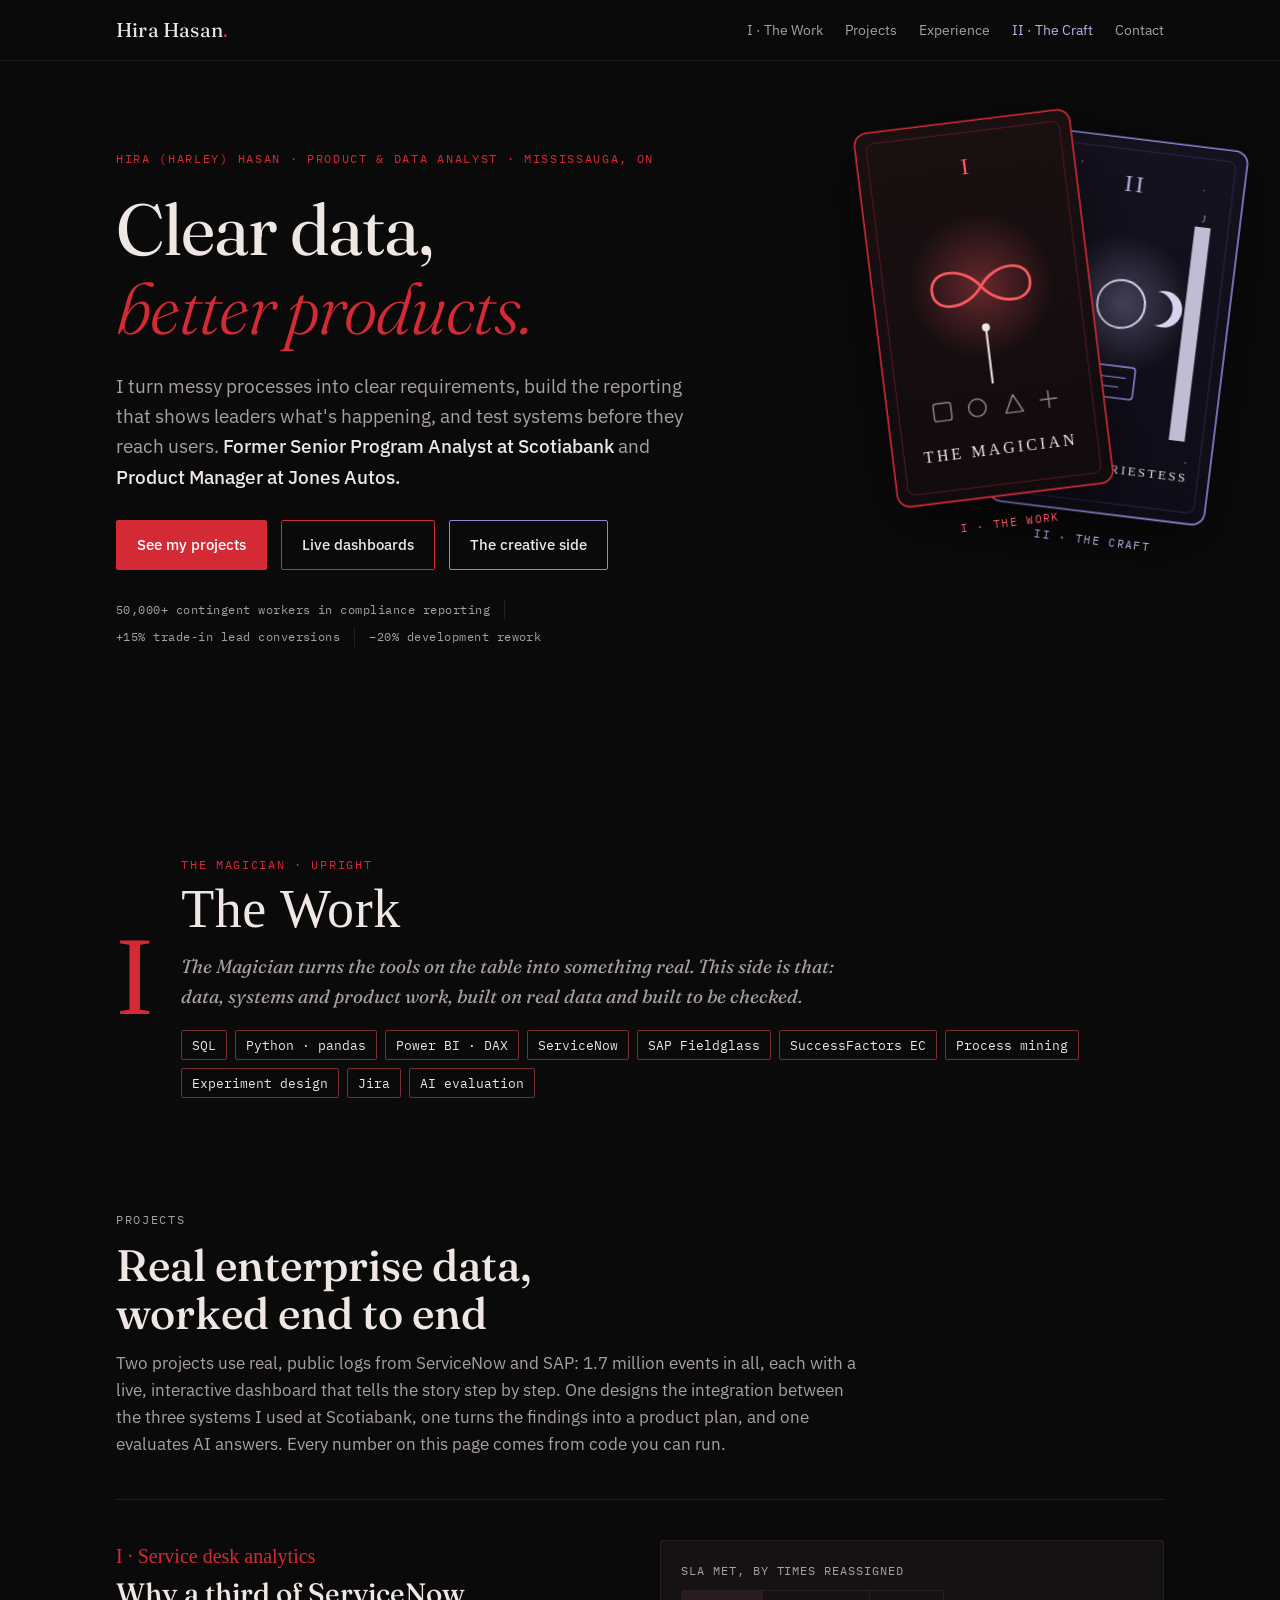
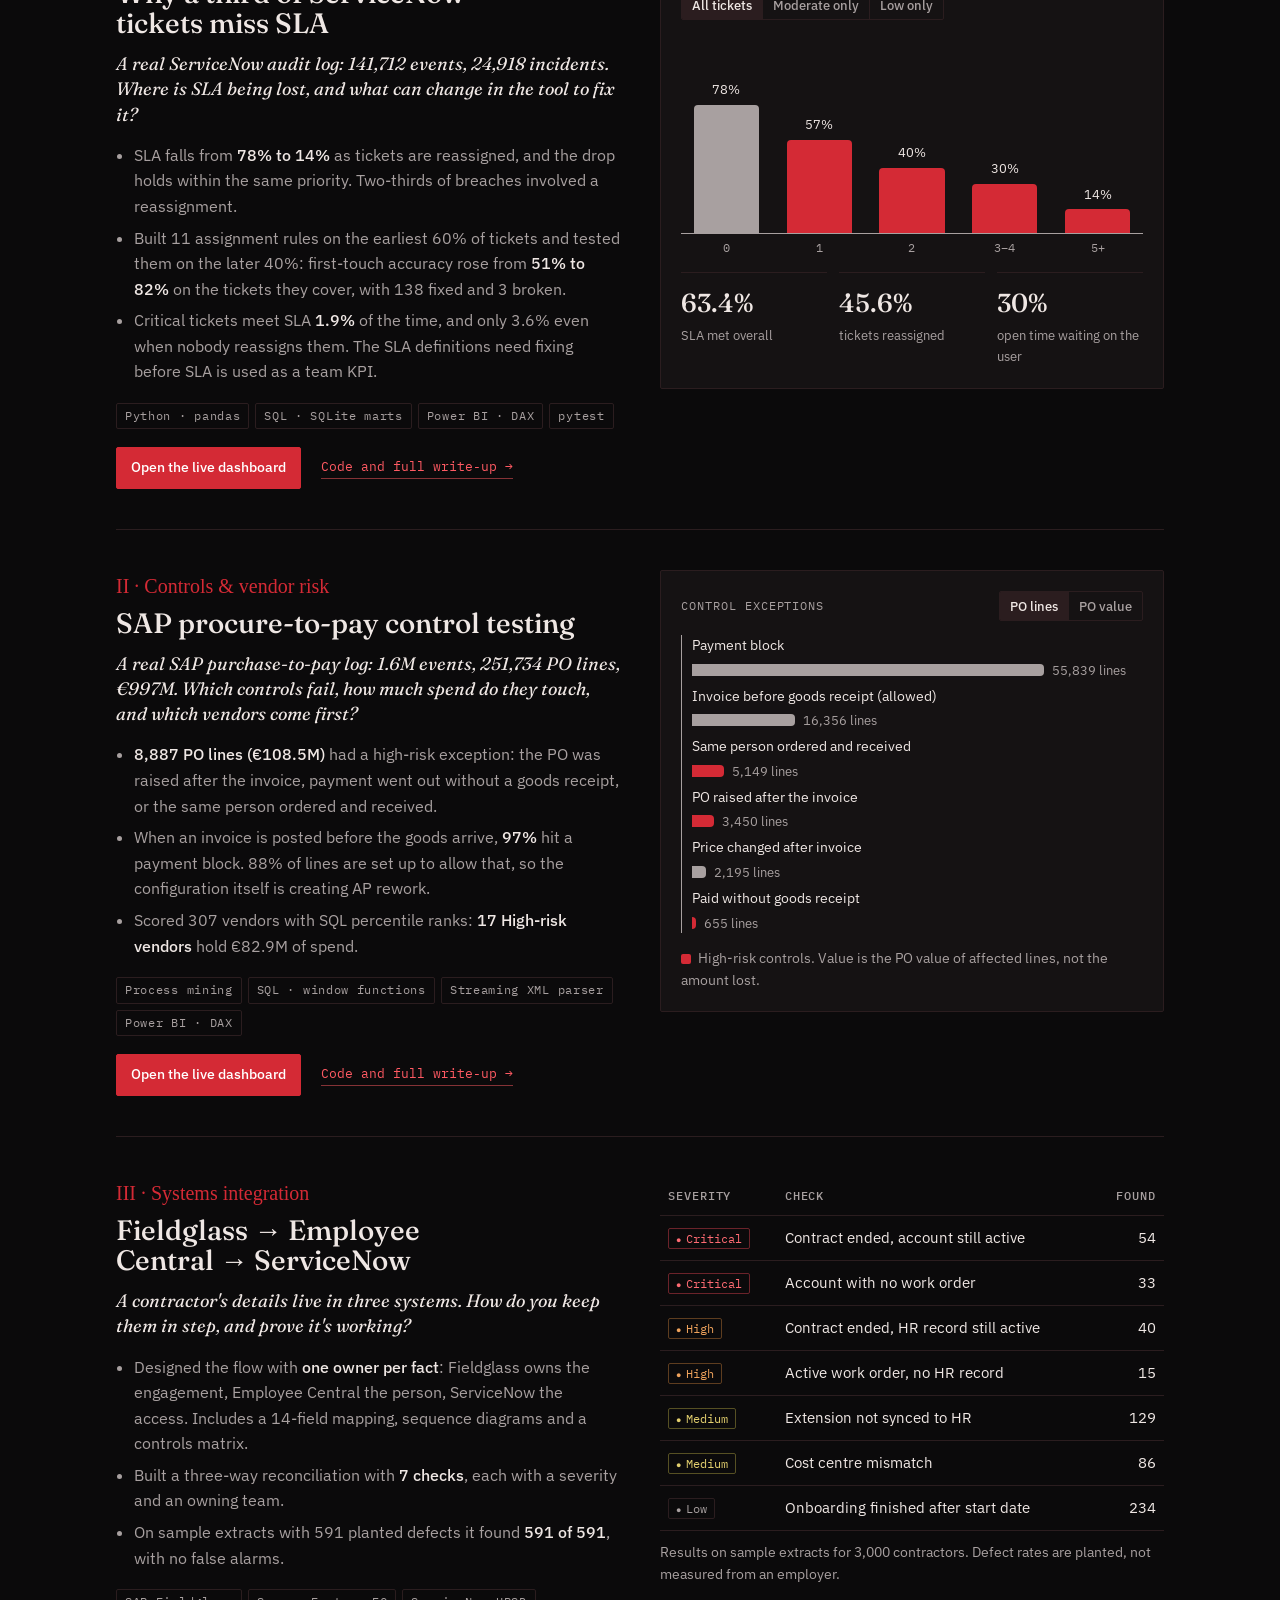
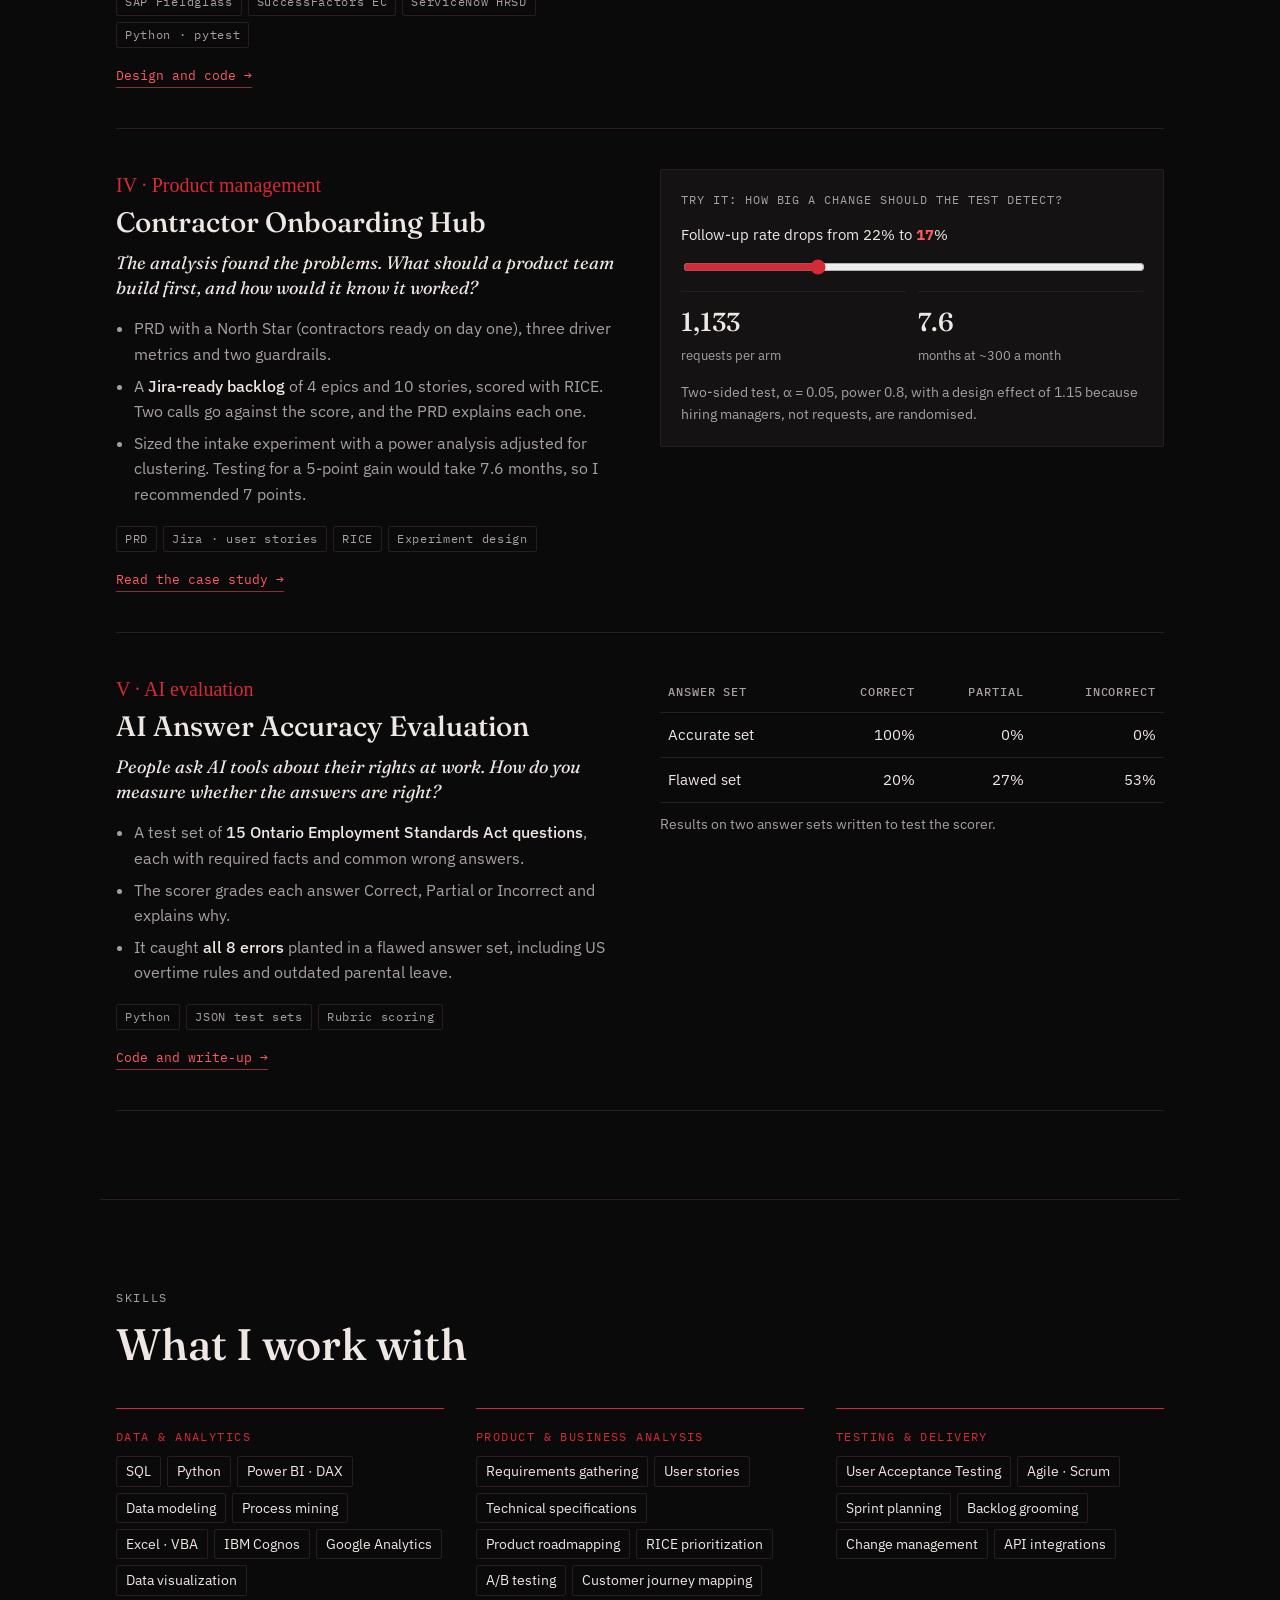
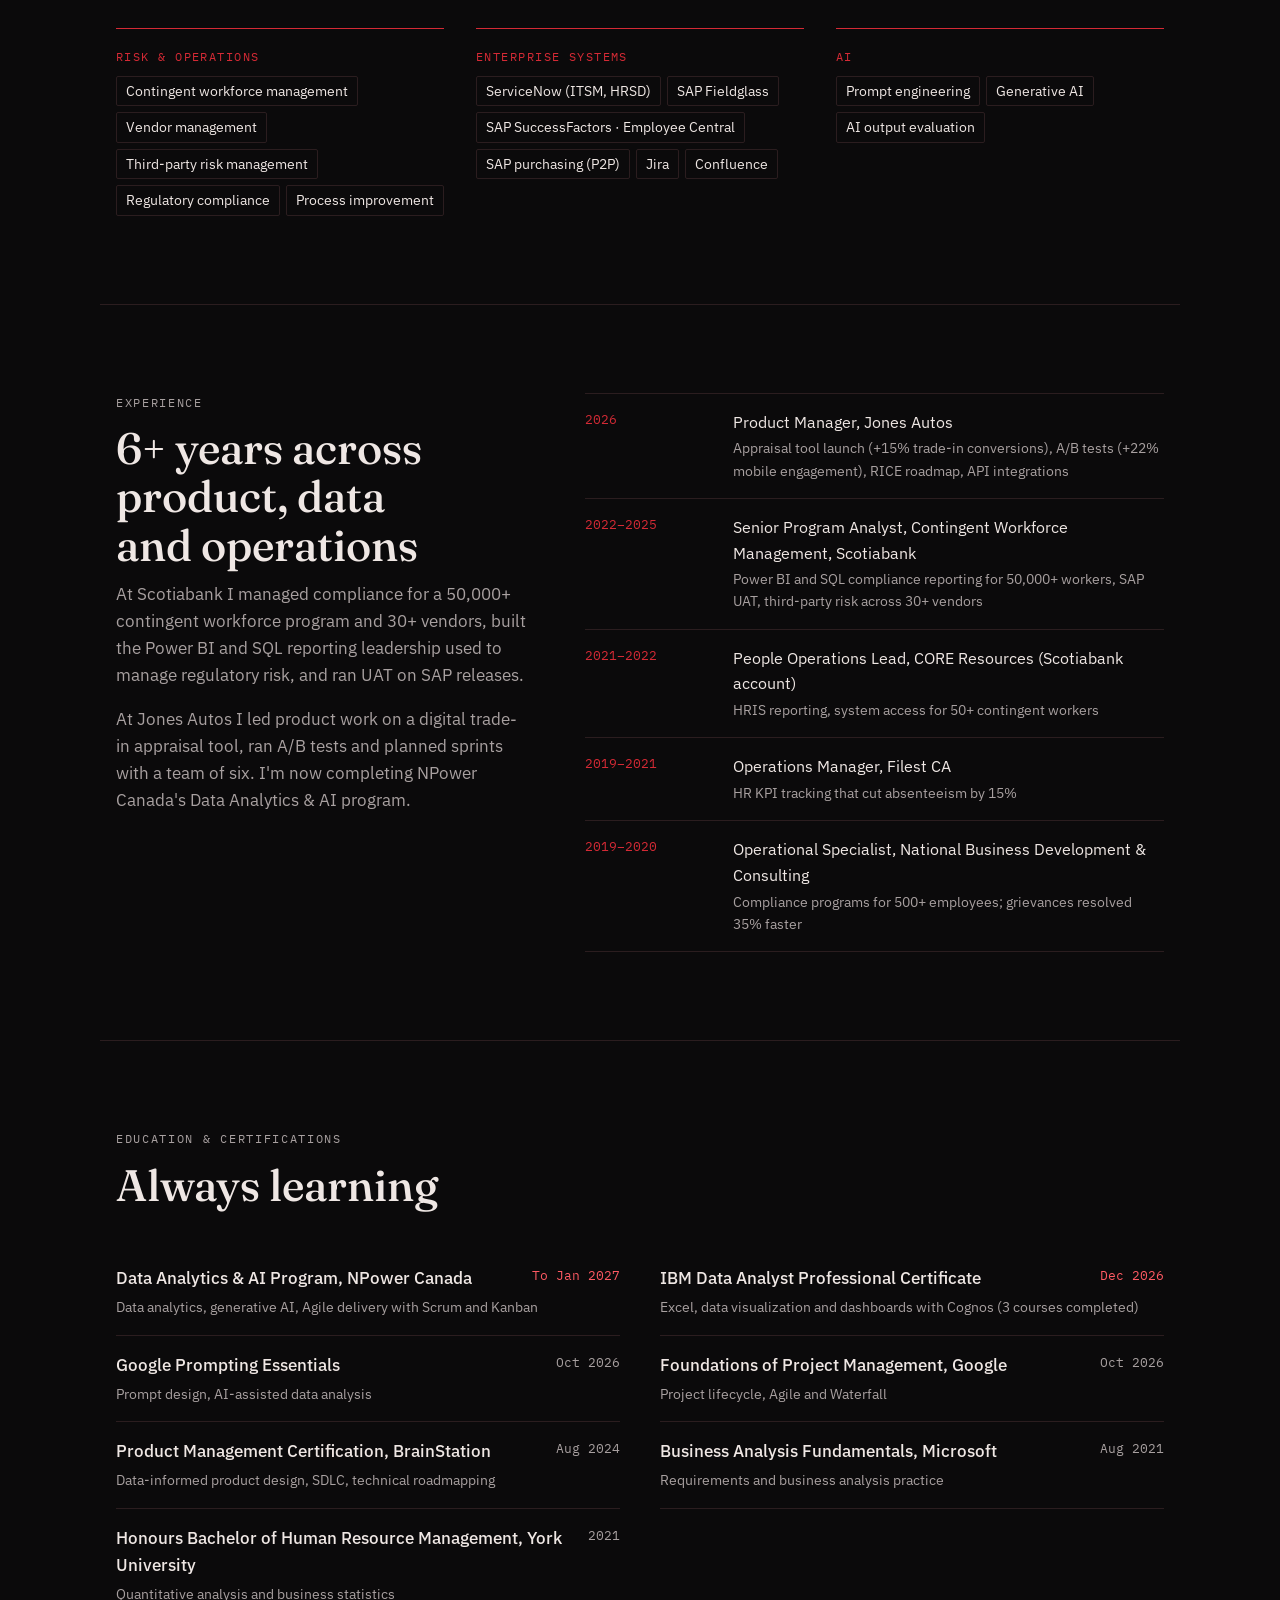
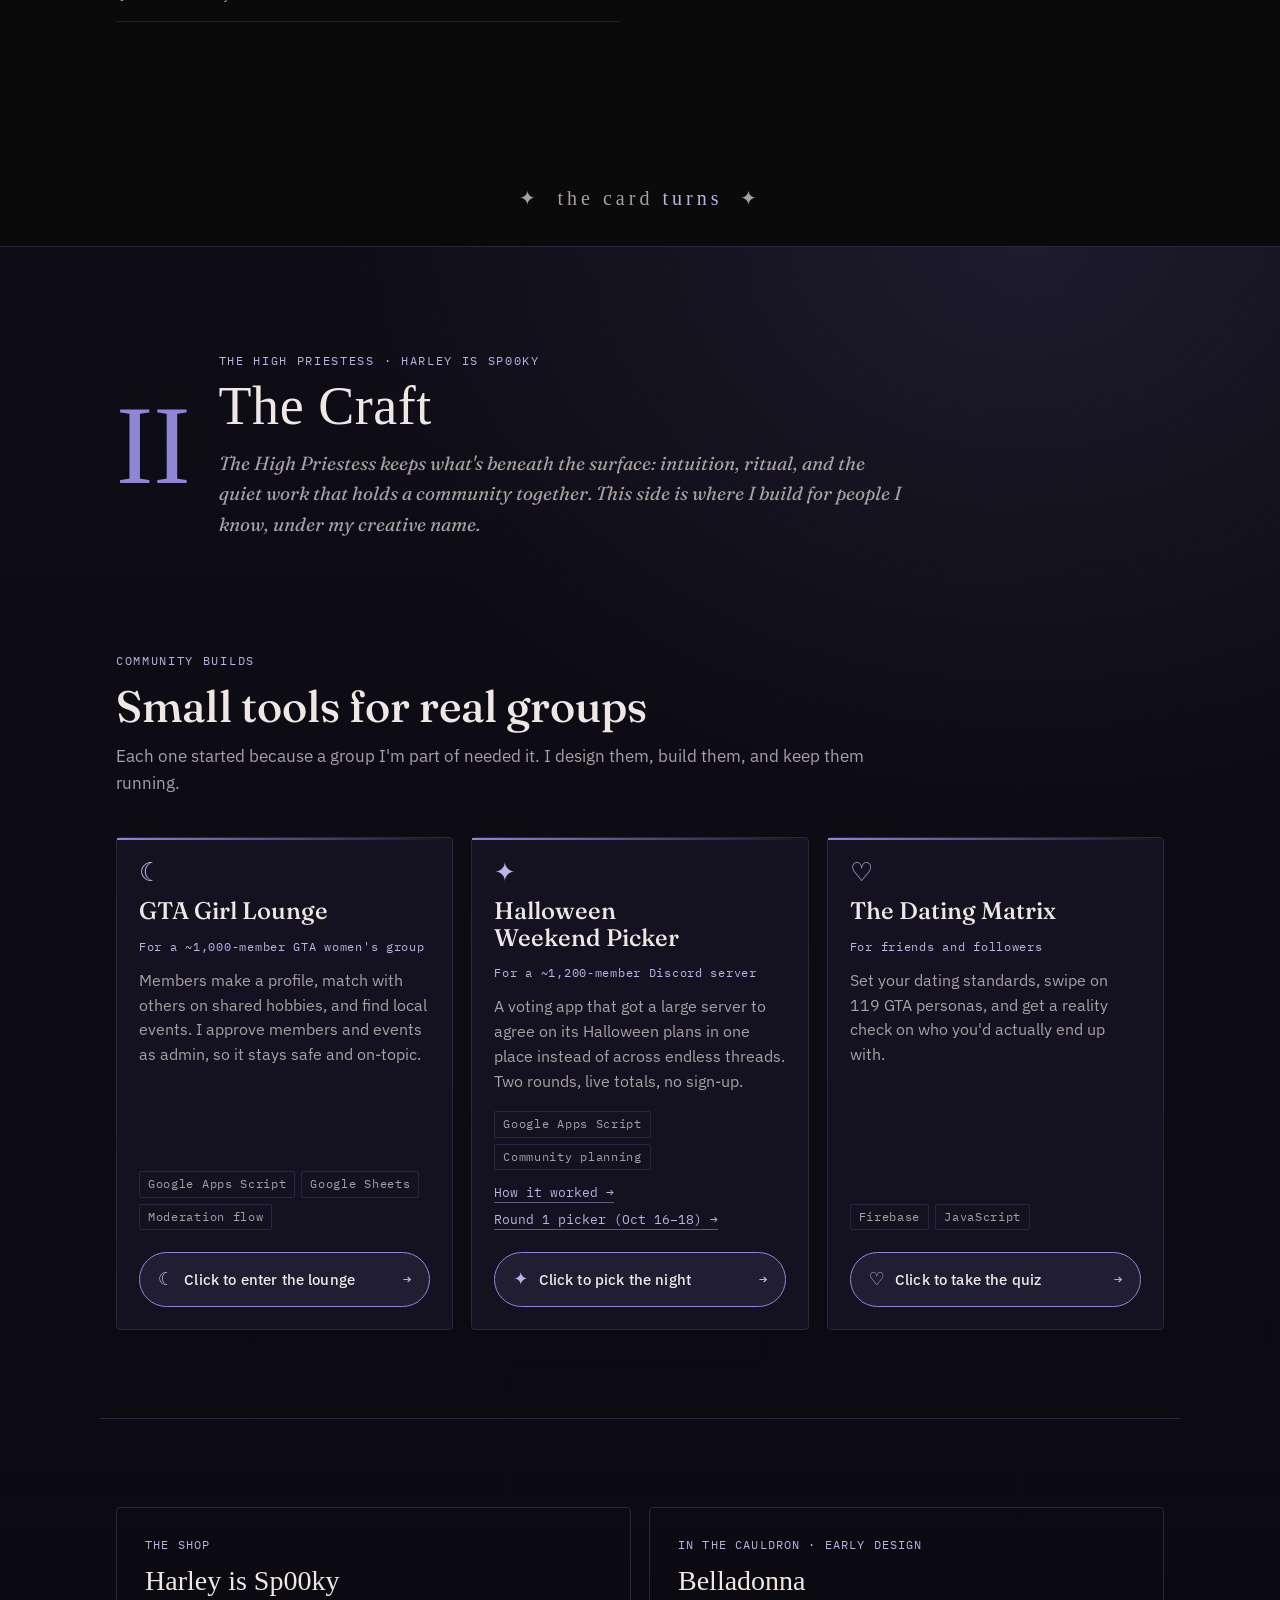
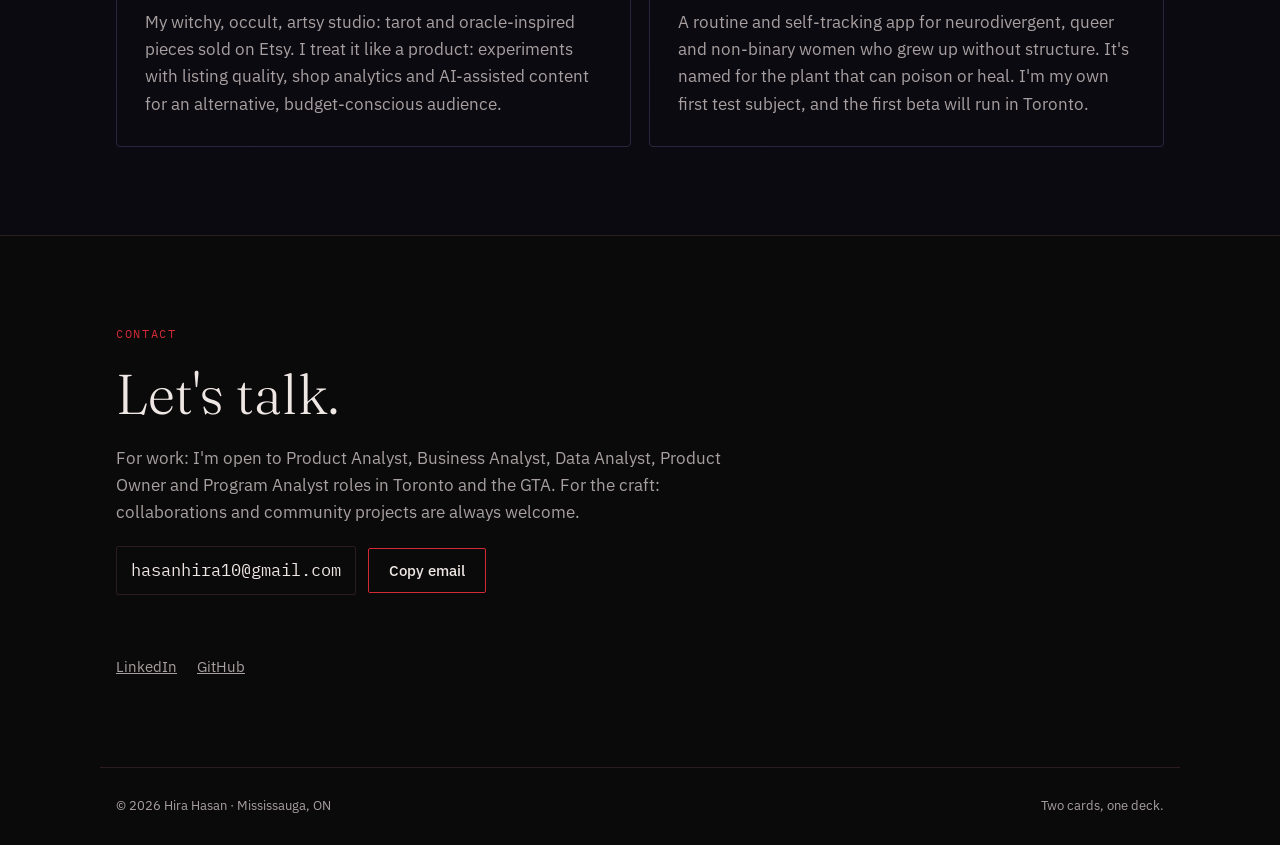
<file: index.html>
<!doctype html>
<html lang="en">
<head>
<meta charset="utf-8">
<meta name="viewport" content="width=device-width, initial-scale=1, viewport-fit=cover">
<title>Hira Hasan · The Work &amp; The Craft</title>
<meta name="description" content="Hira Hasan: Product & Data Analyst in Mississauga, ON. SQL, Python, Power BI, ServiceNow and SAP analytics. Ex-Scotiabank.">
<link rel="preconnect" href="https://fonts.googleapis.com">
<link rel="stylesheet" href="https://fonts.googleapis.com/css2?family=Fraunces:opsz,wght@9..144,300;9..144,500;9..144,700&family=IBM+Plex+Sans:wght@400;500;600&family=IBM+Plex+Mono:wght@400;500&family=IM+Fell+English+SC&display=swap">
<style>
/* Layout: one dark page. Hero = copy (left) + The Magician tarot card (right); turning the card switches the hero between
   Product & Data (upright) and Technical (turned). Sections below in a single 1080px column. Deliberate single dark look. */
:root{
  --night:#0b0a0b;      /* page ground */
  --night-2:#151213;    /* raised surfaces */
  --veil:#2b1d1f;       /* rules, borders */
  --bone:#efe7e4;       /* main text */
  --ash:#a8a0a0;        /* secondary text */
  --gold:#d42a35;       /* the one accent: crimson */
  --ember:#ff5a63;      /* lighter accent for the technical side */
  --plate:#f4efed;      /* light plate behind charts */
  --display:"Fraunces", Georgia, "Times New Roman", serif;
  --body:"IBM Plex Sans", "Segoe UI", system-ui, sans-serif;
  --mono:"IBM Plex Mono", ui-monospace, Menlo, monospace;
  --card:"IM Fell English SC", Georgia, serif;
  --violet:#8f86d6;     /* High Priestess accent */
  --moon:#b9b3e6;       /* lighter violet */
  color-scheme:dark;
}
*{box-sizing:border-box}
html{scroll-behavior:smooth}
body{background:var(--night);color:var(--bone);font-family:var(--body);font-size:17px;line-height:1.6;-webkit-font-smoothing:antialiased}
body::before{content:"";position:fixed;inset:0 0 auto;height:env(safe-area-inset-top,0px);z-index:10;background:var(--night)}
a{color:inherit}
a:focus-visible,button:focus-visible{outline:2px solid var(--gold);outline-offset:3px;border-radius:2px}
.wrap{max-width:1080px;margin:0 auto;padding-left:max(16px,env(safe-area-inset-left,0px));padding-right:max(16px,env(safe-area-inset-right,0px))}
.eyebrow{font-family:var(--mono);font-size:12px;letter-spacing:.14em;text-transform:uppercase;color:var(--gold)}
h1,h2,h3{font-family:var(--display);font-weight:500;line-height:1.1;margin:0;text-wrap:balance}
h2{font-size:clamp(30px,4.2vw,44px)}
h3{font-size:22px}
p{margin:0}

/* Nav */
header.top{position:sticky;top:env(safe-area-inset-top,0px);z-index:5;background:color-mix(in srgb,var(--night) 92%,transparent);backdrop-filter:blur(6px);border-bottom:1px solid var(--veil)}
header.top .wrap{display:flex;align-items:center;justify-content:space-between;gap:16px;padding-block:14px;flex-wrap:wrap}
.mark{font-family:var(--display);font-size:20px;text-decoration:none;letter-spacing:.01em}
.mark span{color:var(--gold)}
nav ul{display:flex;gap:22px;list-style:none;margin:0;padding:0;flex-wrap:wrap}
nav a{font-size:14px;text-decoration:none;color:var(--ash)}
nav a:hover{color:var(--bone)}
nav a.nav-craft{color:var(--moon)}

/* Hero */
.hero{position:relative;overflow:hidden}
.hero .wrap{position:relative;padding-block:88px 104px}
.hero-copy{position:relative;z-index:1;max-width:600px;min-width:0}
/* Two-card deck in the hero: I The Magician (the work), II The High Priestess (the craft) */
.deck{position:absolute;right:max(48px,env(safe-area-inset-right,0px));top:56px;width:min(360px,34vw);aspect-ratio:400/430}
.deck a{position:absolute;top:0;width:62%;aspect-ratio:280/480;display:block;text-decoration:none;transition:transform .45s cubic-bezier(.3,.7,.3,1),filter .3s;filter:drop-shadow(0 18px 30px rgba(0,0,0,.45))}
.deck a svg{display:block;width:100%;height:100%}
.deck .c1{left:0;transform:rotate(-7deg);z-index:2}
.deck .c2{right:0;transform:rotate(7deg) translateY(18px);z-index:1}
.deck a:hover,.deck a:focus-visible{z-index:3}
.deck .c1:hover,.deck .c1:focus-visible{transform:rotate(-4deg) translateY(-10px)}
.deck .c2:hover,.deck .c2:focus-visible{transform:rotate(4deg) translateY(4px)}
.deck a:focus-visible{outline:2px solid var(--bone);outline-offset:6px;border-radius:16px}
.deck .cap{position:absolute;left:0;right:0;bottom:-34px;text-align:center;font-family:var(--mono);font-size:11px;letter-spacing:.12em;text-transform:uppercase;color:var(--ash)}
.deck .c1 .cap{color:var(--ember)} .deck .c2 .cap{color:var(--moon)}
.side{display:flex;flex-direction:column;gap:22px;animation:sideIn .6s ease both}
@keyframes sideIn{from{opacity:.4;transform:translateY(8px)}to{opacity:1;transform:none}}
.hero h1{font-size:clamp(40px,6vw,72px);font-weight:400;letter-spacing:-.015em}
.hero h1 em{font-style:italic;color:var(--gold);font-weight:300}
.hero .lede{font-size:19px;color:var(--ash);max-width:34em}
.hero .lede strong{color:var(--bone);font-weight:500}
.ctas{display:flex;gap:14px;flex-wrap:wrap;margin-top:6px}
.btn{display:inline-block;font-family:var(--body);font-size:15px;font-weight:500;padding:12px 20px;border-radius:2px;text-decoration:none;border:1px solid var(--gold);cursor:pointer;background:none;color:var(--bone)}
.btn.solid{background:var(--gold);color:#fff}
.btn:hover{filter:brightness(1.08)}
.creds{display:flex;flex-wrap:wrap;gap:8px 0;font-family:var(--mono);font-size:12px;color:var(--ash);letter-spacing:.04em;margin-top:8px}
.creds span{padding-right:14px;margin-right:14px;border-right:1px solid var(--veil)}
.creds span:last-child{border-right:none;margin-right:0;padding-right:0}
.stack{display:flex;flex-wrap:wrap;gap:8px}
.stack span{font-family:var(--mono);font-size:12.5px;padding:4px 10px;border:1px solid color-mix(in srgb,var(--ember) 45%,transparent);border-radius:2px;color:var(--bone)}

/* Sections */
section.block .wrap{padding-block:88px;display:flex;flex-direction:column;gap:40px}
section.block + section.block .wrap{border-top:1px solid var(--veil)}
.head{display:flex;flex-direction:column;gap:12px;max-width:44em}
.head p{color:var(--ash)}
.chip{font-family:var(--mono);font-size:11.5px;letter-spacing:.06em;padding:3px 8px;border:1px solid var(--veil);border-radius:2px;color:var(--ash)}

/* Projects */
.projects{display:flex;flex-direction:column}
.project{display:grid;grid-template-columns:1fr 1fr;gap:40px;padding-block:40px;border-bottom:1px solid var(--veil);align-items:start}
.project:first-child{border-top:1px solid var(--veil)}
.project > *{min-width:0}
.project .num{font-family:var(--card);font-size:20px;color:var(--gold)}
.project h3{font-size:28px;margin-top:6px}
.project .problem{font-family:var(--display);font-style:italic;font-size:18px;line-height:1.4;color:var(--bone);margin-top:12px}
.project .findings{margin:16px 0 0;padding-left:18px;display:flex;flex-direction:column;gap:6px;color:var(--ash);font-size:16px}
.project .findings strong{color:var(--bone);font-weight:500}
.project .tools{display:flex;flex-wrap:wrap;gap:6px;margin-top:18px}
.project .repo{display:inline-block;margin-top:18px;font-family:var(--mono);font-size:13px;color:var(--ember);text-decoration:none;border-bottom:1px solid color-mix(in srgb,var(--ember) 50%,transparent)}
.project .repo:hover{color:var(--bone)}
.links-row{display:flex;flex-wrap:wrap;gap:12px 20px;align-items:center;margin-top:18px}
.links-row .repo{margin-top:0}
.btn.sm{font-size:13.5px;padding:9px 14px}
figure{margin:0;display:flex;flex-direction:column;gap:10px}
figure img{display:block;width:100%;height:auto;border-radius:2px;background:var(--plate);padding:10px}
figcaption{font-size:13px;color:var(--ash)}
.result-table{width:100%;border-collapse:collapse;font-size:15px;font-variant-numeric:tabular-nums}
.result-table th,.result-table td{text-align:left;padding:10px 8px;border-bottom:1px solid var(--veil)}
.result-table th{font-family:var(--mono);font-size:11.5px;letter-spacing:.08em;text-transform:uppercase;color:var(--ash);font-weight:500}
.result-table td.n{text-align:right}
.result-table th.n{text-align:right}
.scroll{overflow-x:auto}
.deliverables{display:grid;grid-template-columns:1fr 1fr;gap:12px}
.deliverables div{padding:14px;border:1px solid var(--veil);border-radius:2px;display:flex;flex-direction:column;gap:4px;min-width:0}
.deliverables strong{font-family:var(--display);font-weight:500;font-size:17px}
.deliverables span{font-size:14px;color:var(--ash)}
.note{font-size:14px;color:var(--ash);max-width:44em}

/* Skills */
.skills{display:grid;grid-template-columns:repeat(3,1fr);gap:32px}
.skill{display:flex;flex-direction:column;gap:10px;padding-top:18px;border-top:1px solid var(--gold);min-width:0}
.skill .tag{font-family:var(--mono);font-size:12px;letter-spacing:.12em;text-transform:uppercase;color:var(--gold)}
.skill ul{margin:0;padding:0;list-style:none;display:flex;flex-wrap:wrap;gap:6px}
.skill li{font-size:14px;padding:3px 9px;border:1px solid var(--veil);border-radius:2px}

/* Experience */
.about-grid{display:grid;grid-template-columns:1fr 1.4fr;gap:56px}
.about-grid > *{min-width:0}
.about-text{display:flex;flex-direction:column;gap:16px;max-width:38em}
.about-text p + p{color:var(--ash)}
.timeline{list-style:none;margin:0;padding:0;display:flex;flex-direction:column}
.timeline li{display:grid;grid-template-columns:132px 1fr;gap:16px;padding-block:16px;border-bottom:1px solid var(--veil)}
.timeline li:first-child{border-top:1px solid var(--veil)}
.timeline .yr{font-family:var(--mono);font-size:13px;color:var(--gold);font-variant-numeric:tabular-nums}
.timeline .what{font-size:16px}
.timeline .what small{display:block;color:var(--ash);font-size:14px;margin-top:2px}

/* Certifications */
.certs{display:grid;grid-template-columns:repeat(2,1fr);gap:0 40px}
.cert{display:grid;grid-template-columns:1fr auto;gap:4px 16px;padding-block:16px;border-bottom:1px solid var(--veil);min-width:0}
.cert strong{font-weight:500}
.cert .when{font-family:var(--mono);font-size:12.5px;color:var(--ash);white-space:nowrap}
.cert small{grid-column:1 / -1;color:var(--ash);font-size:14px}
.cert.progress .when{color:var(--ember)}

/* Chapter openers: one per card */
.chapter .wrap{padding-block:104px 24px;display:grid;grid-template-columns:auto 1fr;gap:28px;align-items:center}
.chapter .numeral{font-family:var(--card);font-size:clamp(64px,9vw,112px);line-height:.9;color:var(--gold)}
.chapter .eyebrow{color:var(--gold)}
.chapter h2{font-family:var(--card);font-weight:400;font-size:clamp(34px,5vw,54px);letter-spacing:.01em;margin-top:6px}
.chapter p.read{font-family:var(--display);font-style:italic;font-size:19px;color:var(--ash);max-width:36em;margin-top:12px}
.turns .wrap{padding-block:72px 32px;text-align:center;font-family:var(--card);font-size:20px;letter-spacing:.2em;color:var(--ash)}
.turns span{color:var(--moon)}

/* The Craft: the High Priestess side has its own palette */
.craft{--gold:var(--violet);--ember:var(--moon);--veil:#2a2640;--night-2:#141221;
  background:radial-gradient(ellipse 80% 50% at 80% 0%,rgba(143,134,214,.12),transparent 70%),linear-gradient(#0e0c15,#0b0a10);
  border-top:1px solid #2a2640}
.craft .eyebrow{color:var(--moon)}
.craft section.block + section.block .wrap,.craft .block .wrap{border-top-color:#2a2640}
.builds{display:grid;grid-template-columns:repeat(3,1fr);gap:18px}
.build{display:flex;flex-direction:column;gap:12px;padding:22px;border:1px solid var(--veil);border-radius:4px;background:var(--night-2);min-width:0;position:relative}
.build::before{content:"";position:absolute;inset:0 0 auto;height:2px;background:linear-gradient(90deg,var(--violet),transparent)}
.build .sym{font-family:var(--card);font-size:26px;color:var(--moon);line-height:1}
.build h3{font-size:24px}
.build .for{font-family:var(--mono);font-size:12px;letter-spacing:.06em;color:var(--moon)}
.build p{color:var(--ash);font-size:15.5px}
.build .tools{display:flex;flex-wrap:wrap;gap:6px;margin-top:auto;padding-top:6px}
/* Portals: each community card opens its live platform. The whole card is clickable. */
.build{transition:transform .35s cubic-bezier(.3,.7,.3,1),border-color .35s,box-shadow .35s}
.build:has(a.portal):hover,.build:has(a.portal:focus-visible){transform:translateY(-4px);border-color:var(--violet);box-shadow:0 18px 40px -18px rgba(143,134,214,.55)}
.portal{display:flex;align-items:center;gap:10px;width:100%;margin-top:10px;padding:12px 18px;border:1px solid var(--violet);border-radius:999px;
  font-family:var(--body);font-size:15px;font-weight:500;letter-spacing:.01em;white-space:nowrap;color:var(--bone);text-decoration:none;
  background:linear-gradient(110deg,transparent 30%,rgba(185,179,230,.28) 50%,transparent 70%) 200% 0/250% 100% no-repeat,rgba(143,134,214,.10);
  transition:background-position .9s ease,color .3s}
.portal .label{flex:1;min-width:0;overflow:hidden;text-overflow:ellipsis}
.portal .arrow{margin-left:auto}
a.portal::after{content:"";position:absolute;inset:0;border-radius:4px}
a.portal:focus-visible{outline:2px solid var(--moon);outline-offset:3px}
.portal .glyph{display:inline-block;color:var(--moon);font-size:18px;transition:transform .7s cubic-bezier(.3,.7,.3,1)}
.portal .arrow{font-family:var(--mono);font-size:14px;color:var(--moon);transition:transform .35s}
.build:hover a.portal,a.portal:focus-visible{background-position:-50% 0,0 0}
.build:hover a.portal .glyph,a.portal:focus-visible .glyph{transform:rotate(360deg) scale(1.15)}
.build:hover a.portal .arrow,a.portal:focus-visible .arrow{transform:translateX(4px)}
.go-case{position:relative;z-index:2;align-self:flex-start;font-family:var(--mono);font-size:12.5px;color:var(--moon);text-decoration:none;border-bottom:1px solid color-mix(in srgb,var(--moon) 45%,transparent)}
.go-case:hover{color:var(--bone)}
.go-row{display:flex;flex-wrap:wrap;gap:6px 16px;position:relative;z-index:2}
.portal.sealed{border-style:dashed;border-color:#3a3560;color:var(--ash);background:none;cursor:default}
.portal.sealed .glyph{color:#5d5694}
@media (prefers-reduced-motion:reduce){.build,.portal,.portal .glyph,.portal .arrow{transition:none}}
.duo{display:grid;grid-template-columns:1fr 1fr;gap:18px}
.altar{padding:28px;border:1px solid var(--veil);border-radius:4px;display:flex;flex-direction:column;gap:12px;min-width:0}
.altar h3{font-family:var(--card);font-weight:400;font-size:28px;color:var(--bone)}
.altar p{color:var(--ash)}
.altar .status{font-family:var(--mono);font-size:11.5px;letter-spacing:.1em;text-transform:uppercase;color:var(--moon)}

/* Contact */
.contact{display:flex;flex-direction:column;gap:20px;align-items:flex-start}
.contact h2{font-size:clamp(34px,5vw,56px);font-weight:300}
.email-row{display:flex;gap:12px;align-items:center;flex-wrap:wrap}
.email{font-family:var(--mono);font-size:17px;user-select:all;padding:10px 14px;border:1px solid var(--veil);border-radius:2px;overflow-wrap:anywhere}
#copyNote{font-size:14px;color:var(--gold);min-height:1.4em}
.links{display:flex;gap:20px;flex-wrap:wrap;font-size:15px}
.links a{color:var(--ash)}
.links a:hover{color:var(--bone)}

footer .wrap{padding-block:28px;display:flex;justify-content:space-between;gap:12px;flex-wrap:wrap;font-size:13px;color:var(--ash);border-top:1px solid var(--veil)}


/* Interactive charts (no libraries) */
.viz{display:flex;flex-direction:column;gap:14px;padding:20px;border:1px solid var(--veil);border-radius:2px;background:var(--night-2);min-width:0}
.viz-head{display:flex;justify-content:space-between;align-items:center;gap:10px;flex-wrap:wrap}
.viz-title{font-family:var(--mono);font-size:12px;letter-spacing:.08em;text-transform:uppercase;color:var(--ash)}
.seg{display:flex;border:1px solid var(--veil);border-radius:2px;overflow:hidden}
.seg button{font:500 12.5px var(--body);padding:6px 10px;background:none;border:0;color:var(--ash);cursor:pointer}
.seg button+button{border-left:1px solid var(--veil)}
.seg button[aria-pressed="true"]{background:var(--veil);color:var(--bone)}
.bars{display:flex;align-items:flex-end;gap:2px;height:200px;border-bottom:1px solid var(--ash);position:relative}
.bar{flex:1;display:flex;flex-direction:column;justify-content:flex-end;align-items:center;height:100%;position:relative;cursor:default;min-width:0}
.bar i{display:block;width:72%;background:var(--ash);border-radius:4px 4px 0 0;transition:height .45s cubic-bezier(.3,.7,.3,1)}
.bar.hl i{background:var(--gold)}
.bar .v{font-size:13px;font-variant-numeric:tabular-nums;color:var(--bone);margin-bottom:4px}
.bar .x{position:absolute;bottom:-24px;font-family:var(--mono);font-size:12px;color:var(--ash)}
.bars{margin-bottom:24px}
.bars.wide{flex-direction:column;align-items:stretch;height:auto;border-bottom:0;border-left:1px solid var(--ash);gap:6px;margin-bottom:0}
.hbar{display:grid;grid-template-columns:minmax(0,1fr);gap:3px;padding-left:10px}
.hbar .lbl{font-size:13.5px;color:var(--bone)}
.hbar .track{display:flex;align-items:center;gap:8px}
.hbar i{display:block;height:12px;background:var(--ash);border-radius:0 4px 4px 0;transition:width .45s cubic-bezier(.3,.7,.3,1);min-width:2px}
.hbar.hl i{background:var(--gold)}
.hbar .v{font-size:12.5px;color:var(--ash);font-variant-numeric:tabular-nums;white-space:nowrap}
.bar:hover i,.hbar:hover i{filter:brightness(1.25)}
.tip{position:fixed;pointer-events:none;z-index:20;background:var(--bone);color:var(--night);font-size:13px;padding:6px 9px;border-radius:2px;box-shadow:0 6px 18px rgba(0,0,0,.4);opacity:0;transition:opacity .12s;max-width:240px}
.key{display:inline-block;width:10px;height:10px;background:var(--gold);border-radius:2px;margin-right:4px;vertical-align:-1px}
.kpis{display:flex;flex-wrap:wrap;gap:12px}
.kpis div{flex:1 1 120px;display:flex;flex-direction:column;gap:2px;padding-top:10px;border-top:1px solid var(--veil)}
.kpis b{font-family:var(--display);font-weight:500;font-size:26px;font-variant-numeric:tabular-nums}
.kpis span{font-size:13px;color:var(--ash)}
.slider{display:flex;flex-direction:column;gap:10px;font-size:15px}
.slider b{color:var(--ember);font-variant-numeric:tabular-nums}
.slider input{width:100%;accent-color:var(--gold)}
.sev{font-family:var(--mono);font-size:11.5px;padding:2px 7px;border-radius:2px;border:1px solid;white-space:nowrap}
.sev::before{content:"● ";font-size:9px}
.sev.crit{color:#ff6b73;border-color:#6b232a}.sev.high{color:#f0a35c;border-color:#5e3d1f}
.sev.med{color:#e3cf6e;border-color:#565023}.sev.low{color:var(--ash);border-color:var(--veil)}
@media (prefers-reduced-motion:reduce){.bar i,.hbar i{transition:none}}

@media (max-width:860px){
  .hero .wrap{padding-block:56px 72px}
  .skills{grid-template-columns:1fr 1fr}
  .about-grid,.project,.certs{grid-template-columns:1fr}
  .project{gap:24px}
  nav ul{gap:14px}
}
@media (max-width:900px){
  .hero .wrap{display:flex;flex-direction:column}
  .deck{position:relative;right:auto;top:auto;width:min(320px,86vw);margin:48px auto 24px}
  .deck .cap{display:none}
  .builds,.duo{grid-template-columns:1fr}
  .chapter .wrap{grid-template-columns:1fr;gap:6px;padding-block:72px 8px}
}
@media (max-width:520px){
  .skills,.deliverables{grid-template-columns:1fr}
  .timeline li{grid-template-columns:1fr;gap:2px}
  section.block .wrap{padding-block:64px}
}
@media (prefers-reduced-motion:reduce){
  html{scroll-behavior:auto}
  .deck a{transition:none}
  .side{animation:none}
}
</style>
<style>body{margin:0}img{max-width:100%}[hidden]{display:none!important}</style>
</head>
<body>

<header class="top">
  <div class="wrap">
    <a class="mark" href="#top">Hira Hasan<span>.</span></a>
    <nav aria-label="Main">
      <ul>
        <li><a href="#work">I · The Work</a></li>
        <li><a href="#projects">Projects</a></li>
        <li><a href="#experience">Experience</a></li>
        <li><a href="#craft" class="nav-craft">II · The Craft</a></li>
        <li><a href="#contact">Contact</a></li>
      </ul>
    </nav>
  </div>
</header>

<main id="top">
  <section class="hero">
    <div class="wrap">
      <div class="hero-copy">
        <div class="side side-front" id="sideFront">
          <p class="eyebrow">Hira (Harley) Hasan · Product &amp; Data Analyst · Mississauga, ON</p>
          <h1>Clear data, <em>better products.</em></h1>
          <p class="lede">I turn messy processes into clear requirements, build the reporting that shows leaders what's happening, and test systems before they reach users. <strong>Former Senior Program Analyst at Scotiabank</strong> and <strong>Product Manager at Jones Autos.</strong></p>
          <div class="ctas">
            <a class="btn solid" href="#projects">See my projects</a>
            <a class="btn" href="dashboards/service-desk.html">Live dashboards</a>
            <a class="btn" href="#craft" style="border-color:var(--violet)">The creative side</a>
          </div>
          <div class="creds" aria-label="Highlights">
            <span>50,000+ contingent workers in compliance reporting</span>
            <span>+15% trade-in lead conversions</span>
            <span>−20% development rework</span>
          </div>
        </div>
        </div>
      </div>
      <div class="deck" aria-label="Two tarot cards: I, The Magician, for the work; II, The High Priestess, for the craft">
        <a class="c2" href="#craft" aria-label="Card II, The High Priestess: go to The Craft, my community and creative work">
<svg viewBox="0 0 280 480" aria-hidden="true" focusable="false">
<defs><linearGradient id="pbg2" x1="0" y1="0" x2="0" y2="1"><stop offset="0" stop-color="#15121f"/><stop offset="1" stop-color="#0e0c17"/></linearGradient>
<radialGradient id="pglow2" cx=".5" cy=".5" r=".5"><stop offset="0" stop-color="#b9b3e6" stop-opacity=".32"/><stop offset="1" stop-color="#b9b3e6" stop-opacity="0"/></radialGradient>
<mask id="pmL"><rect x="0" y="0" width="280" height="480" fill="#fff"/><circle cx="96" cy="212" r="21" fill="#000"/></mask>
<mask id="pmR"><rect x="0" y="0" width="280" height="480" fill="#fff"/><circle cx="184" cy="212" r="21" fill="#000"/></mask></defs>
<rect x="4" y="4" width="272" height="472" rx="16" fill="url(#pbg2)" stroke="#8f86d6" stroke-width="2"/>
<rect x="18" y="18" width="244" height="444" rx="9" fill="none" stroke="#2e2a4a" stroke-width="1.2"/>
<g fill="#cfc9f2" opacity=".5"><circle cx="70" cy="40" r="1.2"/><circle cx="226" cy="58" r="1"/><circle cx="244" cy="400" r="1.1"/><circle cx="36" cy="330" r=".9"/></g>
<text x="140" y="70" text-anchor="middle" font-family="IM Fell English SC, Georgia, serif" font-size="30" fill="#b9b3e6" letter-spacing="4">II</text>
<rect x="40" y="104" width="20" height="270" fill="#1d1a2c" stroke="#3a3560"/>
<rect x="220" y="104" width="20" height="270" fill="#d9d4ee" opacity=".88"/>
<text x="50" y="98" text-anchor="middle" font-family="IM Fell English SC, Georgia, serif" font-size="14" fill="#8f86d6">B</text>
<text x="230" y="98" text-anchor="middle" font-family="IM Fell English SC, Georgia, serif" font-size="14" fill="#8f86d6">J</text>
<circle cx="140" cy="212" r="88" fill="url(#pglow2)"/>
<circle cx="140" cy="212" r="30" fill="none" stroke="#d9d4ee" stroke-width="2.6"/>
<circle cx="86" cy="212" r="23" fill="#d9d4ee" mask="url(#pmL)"/>
<circle cx="194" cy="212" r="23" fill="#d9d4ee" mask="url(#pmR)"/>
<rect x="112" y="290" width="56" height="40" rx="4" fill="none" stroke="#8f86d6" stroke-width="2"/>
<line x1="123" y1="304" x2="157" y2="304" stroke="#8f86d6" stroke-width="1.6"/><line x1="123" y1="316" x2="149" y2="316" stroke="#8f86d6" stroke-width="1.6"/>
<text x="140" y="424" text-anchor="middle" font-family="IM Fell English SC, Georgia, serif" font-size="16.5" fill="#efe7e4" letter-spacing="3">THE HIGH PRIESTESS</text>
</svg>

          <span class="cap">II · The Craft</span>
        </a>
        <a class="c1" href="#work" aria-label="Card I, The Magician: go to The Work, my projects and experience">
<svg viewBox="0 0 280 480" aria-hidden="true" focusable="false">
<defs><linearGradient id="mbg" x1="0" y1="0" x2="0" y2="1"><stop offset="0" stop-color="#1a1012"/><stop offset="1" stop-color="#110b0d"/></linearGradient>
<radialGradient id="mglow" cx=".5" cy=".5" r=".5"><stop offset="0" stop-color="#ff5a63" stop-opacity=".34"/><stop offset="1" stop-color="#ff5a63" stop-opacity="0"/></radialGradient></defs>
<rect x="4" y="4" width="272" height="472" rx="16" fill="url(#mbg)" stroke="#d42a35" stroke-width="2"/>
<rect x="18" y="18" width="244" height="444" rx="9" fill="none" stroke="#5a1c22" stroke-width="1.2"/>
<text x="140" y="70" text-anchor="middle" font-family="IM Fell English SC, Georgia, serif" font-size="30" fill="#ff5a63" letter-spacing="4">I</text>
<circle cx="140" cy="212" r="92" fill="url(#mglow)"/>
<path d="M140 212C120 184 78 184 78 212C78 240 120 240 140 212C160 184 202 184 202 212C202 240 160 240 140 212Z" fill="none" stroke="#ff5a63" stroke-width="3.4"/>
<line x1="140" y1="268" x2="140" y2="334" stroke="#efe7e4" stroke-width="2.6" stroke-linecap="round"/>
<circle cx="140" cy="264" r="5" fill="#efe7e4"/>
<g stroke="#8d8487" stroke-width="1.8" fill="none" stroke-linejoin="round">
<rect x="62" y="352" width="22" height="22" rx="3"/><circle cx="117" cy="363" r="11"/><path d="M152 374L163 352L174 374Z"/><path d="M207 352v22M196 363h22"/></g>
<text x="140" y="424" text-anchor="middle" font-family="IM Fell English SC, Georgia, serif" font-size="20" fill="#efe7e4" letter-spacing="4">THE MAGICIAN</text>
</svg>
          <span class="cap">I · The Work</span>
        </a>
      </div>
    </div>
  </section>

  <section class="chapter" id="work" aria-labelledby="workTitle">
    <div class="wrap">
      <span class="numeral" aria-hidden="true">I</span>
      <div>
        <p class="eyebrow">The Magician · upright</p>
        <h2 id="workTitle">The Work</h2>
        <p class="read">The Magician turns the tools on the table into something real. This side is that: data, systems and product work, built on real data and built to be checked.</p>
        <div class="stack" aria-label="Tools" style="margin-top:18px"><span>SQL</span><span>Python · pandas</span><span>Power BI · DAX</span><span>ServiceNow</span><span>SAP Fieldglass</span><span>SuccessFactors EC</span><span>Process mining</span><span>Experiment design</span><span>Jira</span><span>AI evaluation</span></div>
      </div>
    </div>
  </section>

  <section class="block" id="projects">
    <div class="wrap">
      <div class="head">
        <p class="eyebrow">Projects</p>
        <h2>Real enterprise data, worked end to end</h2>
        <p>Two projects use real, public logs from ServiceNow and SAP: 1.7 million events in all, each with a live, interactive dashboard that tells the story step by step. One designs the integration between the three systems I used at Scotiabank, one turns the findings into a product plan, and one evaluates AI answers. Every number on this page comes from code you can run.</p>
      </div>
      <div class="projects">

        <article class="project">
          <div>
            <span class="num">I · Service desk analytics</span>
            <h3>Why a third of ServiceNow tickets miss SLA</h3>
            <p class="problem">A real ServiceNow audit log: 141,712 events, 24,918 incidents. Where is SLA being lost, and what can change in the tool to fix it?</p>
            <ul class="findings">
              <li>SLA falls from <strong>78% to 14%</strong> as tickets are reassigned, and the drop holds within the same priority. Two-thirds of breaches involved a reassignment.</li>
              <li>Built 11 assignment rules on the earliest 60% of tickets and tested them on the later 40%: first-touch accuracy rose from <strong>51% to 82%</strong> on the tickets they cover, with 138 fixed and 3 broken.</li>
              <li>Critical tickets meet SLA <strong>1.9%</strong> of the time, and only 3.6% even when nobody reassigns them. The SLA definitions need fixing before SLA is used as a team KPI.</li>
            </ul>
            <div class="tools"><span class="chip">Python · pandas</span><span class="chip">SQL · SQLite marts</span><span class="chip">Power BI · DAX</span><span class="chip">pytest</span></div>
            <div class="links-row"><a class="btn solid sm" href="dashboards/service-desk.html">Open the live dashboard</a><a class="repo" href="https://github.com/harleysdata/portfolio/tree/main/01-servicenow-service-desk-analytics" target="_blank" rel="noopener">Code and full write-up →</a></div>
          </div>
          <div class="viz">
            <div class="viz-head">
              <p class="viz-title">SLA met, by times reassigned</p>
              <div class="seg" role="group" aria-label="Priority filter" data-chart="c1">
                <button type="button" aria-pressed="true" data-k="all">All tickets</button>
                <button type="button" aria-pressed="false" data-k="mod">Moderate only</button>
                <button type="button" aria-pressed="false" data-k="low">Low only</button>
              </div>
            </div>
            <div class="bars" id="c1" role="img"></div>
            <div class="kpis"><div><b>63.4%</b><span>SLA met overall</span></div><div><b>45.6%</b><span>tickets reassigned</span></div><div><b>30%</b><span>open time waiting on the user</span></div></div>
          </div>
        </article>

        <article class="project">
          <div>
            <span class="num">II · Controls &amp; vendor risk</span>
            <h3>SAP procure-to-pay control testing</h3>
            <p class="problem">A real SAP purchase-to-pay log: 1.6M events, 251,734 PO lines, €997M. Which controls fail, how much spend do they touch, and which vendors come first?</p>
            <ul class="findings">
              <li><strong>8,887 PO lines (€108.5M)</strong> had a high-risk exception: the PO was raised after the invoice, payment went out without a goods receipt, or the same person ordered and received.</li>
              <li>When an invoice is posted before the goods arrive, <strong>97%</strong> hit a payment block. 88% of lines are set up to allow that, so the configuration itself is creating AP rework.</li>
              <li>Scored 307 vendors with SQL percentile ranks: <strong>17 High-risk vendors</strong> hold €82.9M of spend.</li>
            </ul>
            <div class="tools"><span class="chip">Process mining</span><span class="chip">SQL · window functions</span><span class="chip">Streaming XML parser</span><span class="chip">Power BI · DAX</span></div>
            <div class="links-row"><a class="btn solid sm" href="dashboards/p2p-controls.html">Open the live dashboard</a><a class="repo" href="https://github.com/harleysdata/portfolio/tree/main/02-sap-procure-to-pay-compliance" target="_blank" rel="noopener">Code and full write-up →</a></div>
          </div>
          <div class="viz">
            <div class="viz-head">
              <p class="viz-title">Control exceptions</p>
              <div class="seg" role="group" aria-label="Measure" data-chart="c2">
                <button type="button" aria-pressed="true" data-k="lines">PO lines</button>
                <button type="button" aria-pressed="false" data-k="value">PO value</button>
              </div>
            </div>
            <div class="bars wide" id="c2" role="img"></div>
            <p class="note"><span class="key"></span> High-risk controls. Value is the PO value of affected lines, not the amount lost.</p>
          </div>
        </article>

        <article class="project">
          <div>
            <span class="num">III · Systems integration</span>
            <h3>Fieldglass → Employee Central → ServiceNow</h3>
            <p class="problem">A contractor's details live in three systems. How do you keep them in step, and prove it's working?</p>
            <ul class="findings">
              <li>Designed the flow with <strong>one owner per fact</strong>: Fieldglass owns the engagement, Employee Central the person, ServiceNow the access. Includes a 14-field mapping, sequence diagrams and a controls matrix.</li>
              <li>Built a three-way reconciliation with <strong>7 checks</strong>, each with a severity and an owning team.</li>
              <li>On sample extracts with 591 planted defects it found <strong>591 of 591</strong>, with no false alarms.</li>
            </ul>
            <div class="tools"><span class="chip">SAP Fieldglass</span><span class="chip">SuccessFactors EC</span><span class="chip">ServiceNow HRSD</span><span class="chip">Python · pytest</span></div>
            <a class="repo" href="https://github.com/harleysdata/portfolio/tree/main/03-contingent-workforce-integration" target="_blank" rel="noopener">Design and code →</a>
          </div>
          <div class="scroll">
            <table class="result-table">
              <caption class="note" style="caption-side:bottom;text-align:left;padding-top:10px">Results on sample extracts for 3,000 contractors. Defect rates are planted, not measured from an employer.</caption>
              <thead><tr><th>Severity</th><th>Check</th><th class="n">Found</th></tr></thead>
              <tbody>
                <tr><td><span class="sev crit">Critical</span></td><td>Contract ended, account still active</td><td class="n">54</td></tr>
                <tr><td><span class="sev crit">Critical</span></td><td>Account with no work order</td><td class="n">33</td></tr>
                <tr><td><span class="sev high">High</span></td><td>Contract ended, HR record still active</td><td class="n">40</td></tr>
                <tr><td><span class="sev high">High</span></td><td>Active work order, no HR record</td><td class="n">15</td></tr>
                <tr><td><span class="sev med">Medium</span></td><td>Extension not synced to HR</td><td class="n">129</td></tr>
                <tr><td><span class="sev med">Medium</span></td><td>Cost centre mismatch</td><td class="n">86</td></tr>
                <tr><td><span class="sev low">Low</span></td><td>Onboarding finished after start date</td><td class="n">234</td></tr>
              </tbody>
            </table>
          </div>
        </article>

        <article class="project">
          <div>
            <span class="num">IV · Product management</span>
            <h3>Contractor Onboarding Hub</h3>
            <p class="problem">The analysis found the problems. What should a product team build first, and how would it know it worked?</p>
            <ul class="findings">
              <li>PRD with a North Star (contractors ready on day one), three driver metrics and two guardrails.</li>
              <li>A <strong>Jira-ready backlog</strong> of 4 epics and 10 stories, scored with RICE. Two calls go against the score, and the PRD explains each one.</li>
              <li>Sized the intake experiment with a power analysis adjusted for clustering. Testing for a 5-point gain would take 7.6 months, so I recommended 7 points.</li>
            </ul>
            <div class="tools"><span class="chip">PRD</span><span class="chip">Jira · user stories</span><span class="chip">RICE</span><span class="chip">Experiment design</span></div>
            <a class="repo" href="https://github.com/harleysdata/portfolio/tree/main/04-contractor-onboarding-product-case" target="_blank" rel="noopener">Read the case study →</a>
          </div>
          <div class="viz">
            <p class="viz-title">Try it: how big a change should the test detect?</p>
            <label class="slider"><span>Follow-up rate drops from 22% to <b id="pT">17</b>%</span>
              <input type="range" id="eff" min="3" max="10" step="1" value="5" aria-describedby="sizeOut"></label>
            <div class="kpis" id="sizeOut" aria-live="polite">
              <div><b id="nArm">1,133</b><span>requests per arm</span></div>
              <div><b id="months">7.6</b><span>months at ~300 a month</span></div>
            </div>
            <p class="note">Two-sided test, α = 0.05, power 0.8, with a design effect of 1.15 because hiring managers, not requests, are randomised.</p>
          </div>
        </article>

        <article class="project">
          <div>
            <span class="num">V · AI evaluation</span>
            <h3>AI Answer Accuracy Evaluation</h3>
            <p class="problem">People ask AI tools about their rights at work. How do you measure whether the answers are right?</p>
            <ul class="findings">
              <li>A test set of <strong>15 Ontario Employment Standards Act questions</strong>, each with required facts and common wrong answers.</li>
              <li>The scorer grades each answer Correct, Partial or Incorrect and explains why.</li>
              <li>It caught <strong>all 8 errors</strong> planted in a flawed answer set, including US overtime rules and outdated parental leave.</li>
            </ul>
            <div class="tools"><span class="chip">Python</span><span class="chip">JSON test sets</span><span class="chip">Rubric scoring</span></div>
            <a class="repo" href="https://github.com/harleysdata/portfolio/tree/main/05-ai-answer-accuracy-eval" target="_blank" rel="noopener">Code and write-up →</a>
          </div>
          <div class="scroll">
            <table class="result-table">
              <caption class="note" style="caption-side:bottom;text-align:left;padding-top:10px">Results on two answer sets written to test the scorer.</caption>
              <thead><tr><th>Answer set</th><th class="n">Correct</th><th class="n">Partial</th><th class="n">Incorrect</th></tr></thead>
              <tbody>
                <tr><td>Accurate set</td><td class="n">100%</td><td class="n">0%</td><td class="n">0%</td></tr>
                <tr><td>Flawed set</td><td class="n">20%</td><td class="n">27%</td><td class="n">53%</td></tr>
              </tbody>
            </table>
          </div>
        </article>

      </div>
    </div>
  </section>

  <section class="block" id="skills">
    <div class="wrap">
      <div class="head">
        <p class="eyebrow">Skills</p>
        <h2>What I work with</h2>
      </div>
      <div class="skills">
        <div class="skill"><span class="tag">Data &amp; analytics</span><ul><li>SQL</li><li>Python</li><li>Power BI · DAX</li><li>Data modeling</li><li>Process mining</li><li>Excel · VBA</li><li>IBM Cognos</li><li>Google Analytics</li><li>Data visualization</li></ul></div>
        <div class="skill"><span class="tag">Product &amp; business analysis</span><ul><li>Requirements gathering</li><li>User stories</li><li>Technical specifications</li><li>Product roadmapping</li><li>RICE prioritization</li><li>A/B testing</li><li>Customer journey mapping</li></ul></div>
        <div class="skill"><span class="tag">Testing &amp; delivery</span><ul><li>User Acceptance Testing</li><li>Agile · Scrum</li><li>Sprint planning</li><li>Backlog grooming</li><li>Change management</li><li>API integrations</li></ul></div>
        <div class="skill"><span class="tag">Risk &amp; operations</span><ul><li>Contingent workforce management</li><li>Vendor management</li><li>Third-party risk management</li><li>Regulatory compliance</li><li>Process improvement</li></ul></div>
        <div class="skill"><span class="tag">Enterprise systems</span><ul><li>ServiceNow (ITSM, HRSD)</li><li>SAP Fieldglass</li><li>SAP SuccessFactors · Employee Central</li><li>SAP purchasing (P2P)</li><li>Jira</li><li>Confluence</li></ul></div>
        <div class="skill"><span class="tag">AI</span><ul><li>Prompt engineering</li><li>Generative AI</li><li>AI output evaluation</li></ul></div>
      </div>
    </div>
  </section>

  <section class="block" id="experience">
    <div class="wrap">
      <div class="about-grid">
        <div class="head">
          <p class="eyebrow">Experience</p>
          <h2>6+ years across product, data and operations</h2>
          <div class="about-text">
            <p>At Scotiabank I managed compliance for a 50,000+ contingent workforce program and 30+ vendors, built the Power BI and SQL reporting leadership used to manage regulatory risk, and ran UAT on SAP releases.</p>
            <p>At Jones Autos I led product work on a digital trade-in appraisal tool, ran A/B tests and planned sprints with a team of six. I'm now completing NPower Canada's Data Analytics &amp; AI program.</p>
          </div>
        </div>
        <ol class="timeline">
          <li><span class="yr">2026</span><span class="what">Product Manager, Jones Autos<small>Appraisal tool launch (+15% trade-in conversions), A/B tests (+22% mobile engagement), RICE roadmap, API integrations</small></span></li>
          <li><span class="yr">2022–2025</span><span class="what">Senior Program Analyst, Contingent Workforce Management, Scotiabank<small>Power BI and SQL compliance reporting for 50,000+ workers, SAP UAT, third-party risk across 30+ vendors</small></span></li>
          <li><span class="yr">2021–2022</span><span class="what">People Operations Lead, CORE Resources (Scotiabank account)<small>HRIS reporting, system access for 50+ contingent workers</small></span></li>
          <li><span class="yr">2019–2021</span><span class="what">Operations Manager, Filest CA<small>HR KPI tracking that cut absenteeism by 15%</small></span></li>
          <li><span class="yr">2019–2020</span><span class="what">Operational Specialist, National Business Development &amp; Consulting<small>Compliance programs for 500+ employees; grievances resolved 35% faster</small></span></li>
        </ol>
      </div>
    </div>
  </section>

  <section class="block" id="certifications">
    <div class="wrap">
      <div class="head">
        <p class="eyebrow">Education &amp; certifications</p>
        <h2>Always learning</h2>
      </div>
      <div class="certs">
        <div class="cert progress"><strong>Data Analytics &amp; AI Program, NPower Canada</strong><span class="when">To Jan 2027</span><small>Data analytics, generative AI, Agile delivery with Scrum and Kanban</small></div>
        <div class="cert progress"><strong>IBM Data Analyst Professional Certificate</strong><span class="when">Dec 2026</span><small>Excel, data visualization and dashboards with Cognos (3 courses completed)</small></div>
        <div class="cert"><strong>Google Prompting Essentials</strong><span class="when">Oct 2026</span><small>Prompt design, AI-assisted data analysis</small></div>
        <div class="cert"><strong>Foundations of Project Management, Google</strong><span class="when">Oct 2026</span><small>Project lifecycle, Agile and Waterfall</small></div>
        <div class="cert"><strong>Product Management Certification, BrainStation</strong><span class="when">Aug 2024</span><small>Data-informed product design, SDLC, technical roadmapping</small></div>
        <div class="cert"><strong>Business Analysis Fundamentals, Microsoft</strong><span class="when">Aug 2021</span><small>Requirements and business analysis practice</small></div>
        <div class="cert"><strong>Honours Bachelor of Human Resource Management, York University</strong><span class="when">2021</span><small>Quantitative analysis and business statistics</small></div>
      </div>
    </div>
  </section>

  <div class="turns" aria-hidden="true"><div class="wrap">✦ &nbsp;the card <span>turns</span>&nbsp; ✦</div></div>

  <div class="craft" id="craft">
  <section class="chapter" aria-labelledby="craftTitle">
    <div class="wrap">
      <span class="numeral" aria-hidden="true">II</span>
      <div>
        <p class="eyebrow">The High Priestess · Harley is Sp00ky</p>
        <h2 id="craftTitle">The Craft</h2>
        <p class="read">The High Priestess keeps what's beneath the surface: intuition, ritual, and the quiet work that holds a community together. This side is where I build for people I know, under my creative name.</p>
      </div>
    </div>
  </section>

  <section class="block" id="community">
    <div class="wrap">
      <div class="head">
        <p class="eyebrow">Community builds</p>
        <h2>Small tools for real groups</h2>
        <p>Each one started because a group I'm part of needed it. I design them, build them, and keep them running.</p>
      </div>
      <div class="builds">
        <article class="build">
          <span class="sym" aria-hidden="true">☾</span>
          <h3>GTA Girl Lounge</h3>
          <span class="for">For a ~1,000-member GTA women's group</span>
          <p>Members make a profile, match with others on shared hobbies, and find local events. I approve members and events as admin, so it stays safe and on-topic.</p>
          <div class="tools"><span class="chip">Google Apps Script</span><span class="chip">Google Sheets</span><span class="chip">Moderation flow</span></div>
          <a class="portal" data-portal="lounge" href="" target="_blank" rel="noopener"><span class="glyph" aria-hidden="true">☾</span><span class="label">Click to enter the lounge</span><span class="arrow" aria-hidden="true">→</span></a>
        </article>
        <article class="build">
          <span class="sym" aria-hidden="true">✦</span>
          <h3>Halloween Weekend Picker</h3>
          <span class="for">For a ~1,200-member Discord server</span>
          <p>A voting app that got a large server to agree on its Halloween plans in one place instead of across endless threads. Two rounds, live totals, no sign-up.</p>
          <div class="tools"><span class="chip">Google Apps Script</span><span class="chip">Community planning</span></div>
          <span class="go-row"><a class="go-case" href="halloween-picker/">How it worked →</a><a class="go-case" data-portal-link="halloween1" href="https://script.google.com/macros/s/AKfycbw7o0vn-kPYKjG9H0aYoONkm2LL9VkZTpo-Zehv1knm8prtzUQfdSP1362CwWZMexL2/exec" target="_blank" rel="noopener">Round 1 picker (Oct 16–18) →</a></span>
          <a class="portal" data-portal="halloween" href="" target="_blank" rel="noopener"><span class="glyph" aria-hidden="true">✦</span><span class="label">Click to pick the night</span><span class="arrow" aria-hidden="true">→</span></a>
        </article>
        <article class="build">
          <span class="sym" aria-hidden="true">♡</span>
          <h3>The Dating Matrix</h3>
          <span class="for">For friends and followers</span>
          <p>Set your dating standards, swipe on 119 GTA personas, and get a reality check on who you'd actually end up with.</p>
          <div class="tools"><span class="chip">Firebase</span><span class="chip">JavaScript</span></div>
          <a class="portal" data-portal="matrix" href="dating-matrix/"><span class="glyph" aria-hidden="true">♡</span><span class="label">Click to take the quiz</span><span class="arrow" aria-hidden="true">→</span></a>
        </article>
      </div>
    </div>
  </section>

  <section class="block" id="studio">
    <div class="wrap">
      <div class="duo">
        <div class="altar">
          <span class="status">The shop</span>
          <h3>Harley is Sp00ky</h3>
          <p>My witchy, occult, artsy studio: tarot and oracle-inspired pieces sold on Etsy. I treat it like a product: experiments with listing quality, shop analytics and AI-assisted content for an alternative, budget-conscious audience.</p>
        </div>
        <div class="altar">
          <span class="status">In the cauldron · early design</span>
          <h3>Belladonna</h3>
          <p>A routine and self-tracking app for neurodivergent, queer and non-binary women who grew up without structure. It's named for the plant that can poison or heal. I'm my own first test subject, and the first beta will run in Toronto.</p>
        </div>
      </div>
    </div>
  </section>
  </div>

  <section class="block" id="contact" style="border-top:1px solid var(--veil)">
    <div class="wrap">
      <div class="contact">
        <p class="eyebrow">Contact</p>
        <h2>Let's talk.</h2>
        <p style="color:var(--ash);max-width:36em">For work: I'm open to Product Analyst, Business Analyst, Data Analyst, Product Owner and Program Analyst roles in Toronto and the GTA. For the craft: collaborations and community projects are always welcome.</p>
        <div class="email-row">
          <span class="email" id="email">hasanhira10@gmail.com</span>
          <button class="btn" type="button" id="copyBtn">Copy email</button>
        </div>
        <p id="copyNote" aria-live="polite"></p>
        <div class="links">
          <a href="https://www.linkedin.com/in/hirahasanq/" target="_blank" rel="noopener">LinkedIn</a>
          <a href="https://github.com/harleysdata" target="_blank" rel="noopener">GitHub</a>
        </div>
      </div>
    </div>
  </section>
</main>

<footer>
  <div class="wrap">
    <span>© 2026 Hira Hasan · Mississauga, ON</span>
    <span>Two cards, one deck.</span>
  </div>
</footer>

<script>
(function(){
  // ---- Community portals: paste each live web-app link here ----
  var PORTALS={
    lounge:'https://script.google.com/macros/s/AKfycbyrLcEUurC-bQ3iQx0F28X1GrxWeDZGrSJQuqkykU0vbdspG8E0l7QHlSeo6zKUq26f/exec',     // GTA Girl Lounge (Google Apps Script web app)
    halloween:'https://script.google.com/macros/s/AKfycbw7o0vn-kPYKjG9H0aYoONkm2LL9VkZTpo-Zehv1knm8prtzUQfdSP1362CwWZMexL2/exec?p=night',  // Halloween Night Picker, Oct 30–31 (Apps Script, ?p=night)
    halloween1:'https://script.google.com/macros/s/AKfycbw7o0vn-kPYKjG9H0aYoONkm2LL9VkZTpo-Zehv1knm8prtzUQfdSP1362CwWZMexL2/exec',  // round 1 picker, Oct 16–18 (Apps Script)
    matrix:'dating-matrix/'
  };
  document.querySelectorAll('a.portal').forEach(function(a){
    var url=PORTALS[a.dataset.portal];
    if(url){ a.href=url; if(/^https?:/.test(url)){a.target='_blank';a.rel='noopener';} else {a.removeAttribute('target');} return; }
    var s=document.createElement('span'); s.className='portal sealed';
    s.innerHTML=a.querySelector('.glyph').outerHTML+'<span class="label">Portal opening soon</span>';
    a.replaceWith(s);
  });

  var btn=document.getElementById('copyBtn'), note=document.getElementById('copyNote'), email=document.getElementById('email');
  btn.addEventListener('click', function(){
    var text=email.textContent.trim();
    function fallback(){
      var r=document.createRange(); r.selectNodeContents(email);
      var s=window.getSelection(); s.removeAllRanges(); s.addRange(r);
      note.textContent='Email selected. Press Ctrl+C or Cmd+C to copy.';
    }
    try{ navigator.clipboard.writeText(text).then(function(){ note.textContent='Copied.'; }, fallback); }
    catch(e){ fallback(); }
  });

  // ---- Charts: data from reports/summary.json in each project ----
  var tip=document.createElement('div'); tip.className='tip'; tip.setAttribute('role','tooltip'); document.body.appendChild(tip);
  function showTip(e,t){ tip.textContent=t; tip.style.opacity=1; var x=Math.min(e.clientX+14, window.innerWidth-tip.offsetWidth-8); tip.style.left=x+'px'; tip.style.top=(e.clientY-36)+'px'; }
  function hideTip(){ tip.style.opacity=0; }
  function hover(el,t){ el.addEventListener('mousemove',function(e){showTip(e,t)}); el.addEventListener('mouseleave',hideTip); el.tabIndex=0; el.setAttribute('aria-label',t);
    el.addEventListener('focus',function(){var r=el.getBoundingClientRect(); showTip({clientX:r.left+r.width/2,clientY:r.top},t)}); el.addEventListener('blur',hideTip); }

  var c1data={
    all:{n:[13549,6238,2283,1929,919], v:[78.4,57.1,39.9,30.1,14.3]},
    mod:{n:[12803,5873,2121,1817,852], v:[79.6,58.2,41.2,30.0,13.9]},
    low:{n:[481,164,53,48,null], v:[89.0,84.1,67.9,75.0,null]}
  };
  var bands=['0','1','2','3–4','5+'];
  function drawC1(k){
    var d=c1data[k], el=document.getElementById('c1'); el.innerHTML='';
    el.setAttribute('aria-label','SLA met by times reassigned: '+bands.map(function(b,i){return b+': '+(d.v[i]==null?'too few tickets':d.v[i]+'%')}).join(', '));
    bands.forEach(function(b,i){
      var bar=document.createElement('div'); bar.className='bar'+(i===0?'':' hl');
      var v=d.v[i];
      bar.innerHTML='<span class="v">'+(v==null?'n&lt;30':Math.round(v)+'%')+'</span><i style="height:'+(v==null?0:v*0.82)+'%"></i><span class="x">'+b+'</span>';
      hover(bar, v==null?('Reassigned '+b+': fewer than 30 tickets'):('Reassigned '+b+' times: '+v+'% met SLA ('+d.n[i].toLocaleString()+' tickets)'));
      el.appendChild(bar);
    });
  }
  var c2data=[
    ['Payment block',55839,281.5,0],['Invoice before goods receipt (allowed)',16356,71.6,0],
    ['Same person ordered and received',5149,84.9,1],['PO raised after the invoice',3450,27.5,1],
    ['Price changed after invoice',2195,84.7,0],['Paid without goods receipt',655,1.8,1]];
  function drawC2(k){
    var el=document.getElementById('c2'); el.innerHTML='';
    var idx=k==='lines'?1:2, max=Math.max.apply(null,c2data.map(function(r){return r[idx]}));
    var rows=c2data.slice().sort(function(a,b){return b[idx]-a[idx]});
    rows.forEach(function(r){
      var row=document.createElement('div'); row.className='hbar'+(r[3]?' hl':'');
      var lab=k==='lines'?r[1].toLocaleString()+' lines':'€'+r[2]+'M';
      row.innerHTML='<span class="lbl">'+r[0]+'</span><span class="track"><i style="width:'+(r[idx]/max*78)+'%"></i><span class="v">'+lab+'</span></span>';
      hover(row, r[0]+': '+r[1].toLocaleString()+' PO lines, €'+r[2]+'M PO value'+(r[3]?' (high risk)':''));
      el.appendChild(row);
    });
    el.setAttribute('aria-label','Control exceptions by '+(k==='lines'?'PO lines':'PO value')+': '+rows.map(function(r){return r[0]+' '+(k==='lines'?r[1]:'€'+r[2]+'M')}).join('; '));
  }
  document.querySelectorAll('.seg').forEach(function(seg){
    seg.addEventListener('click',function(e){
      var b=e.target.closest('button'); if(!b) return;
      seg.querySelectorAll('button').forEach(function(x){x.setAttribute('aria-pressed', x===b?'true':'false')});
      (seg.dataset.chart==='c1'?drawC1:drawC2)(b.dataset.k);
    });
  });
  drawC1('all'); drawC2('lines');

  // ---- Experiment sizing, same formula as src/prioritise.py ----
  var eff=document.getElementById('eff');
  function size(){
    var p1=.22, d=+eff.value/100, p2=p1-d, za=1.959964, zb=0.841621, pb=(p1+p2)/2;
    var n=Math.pow(za*Math.sqrt(2*pb*(1-pb))+zb*Math.sqrt(p1*(1-p1)+p2*(1-p2)),2)/(d*d);
    var adj=Math.ceil(Math.ceil(n)*1.15);
    document.getElementById('pT').textContent=Math.round(p2*100);
    document.getElementById('nArm').textContent=adj.toLocaleString();
    document.getElementById('months').textContent=(2*adj/300).toFixed(1);
  }
  eff.addEventListener('input',size); size();
})();
</script>

</body>
</html>
</file>
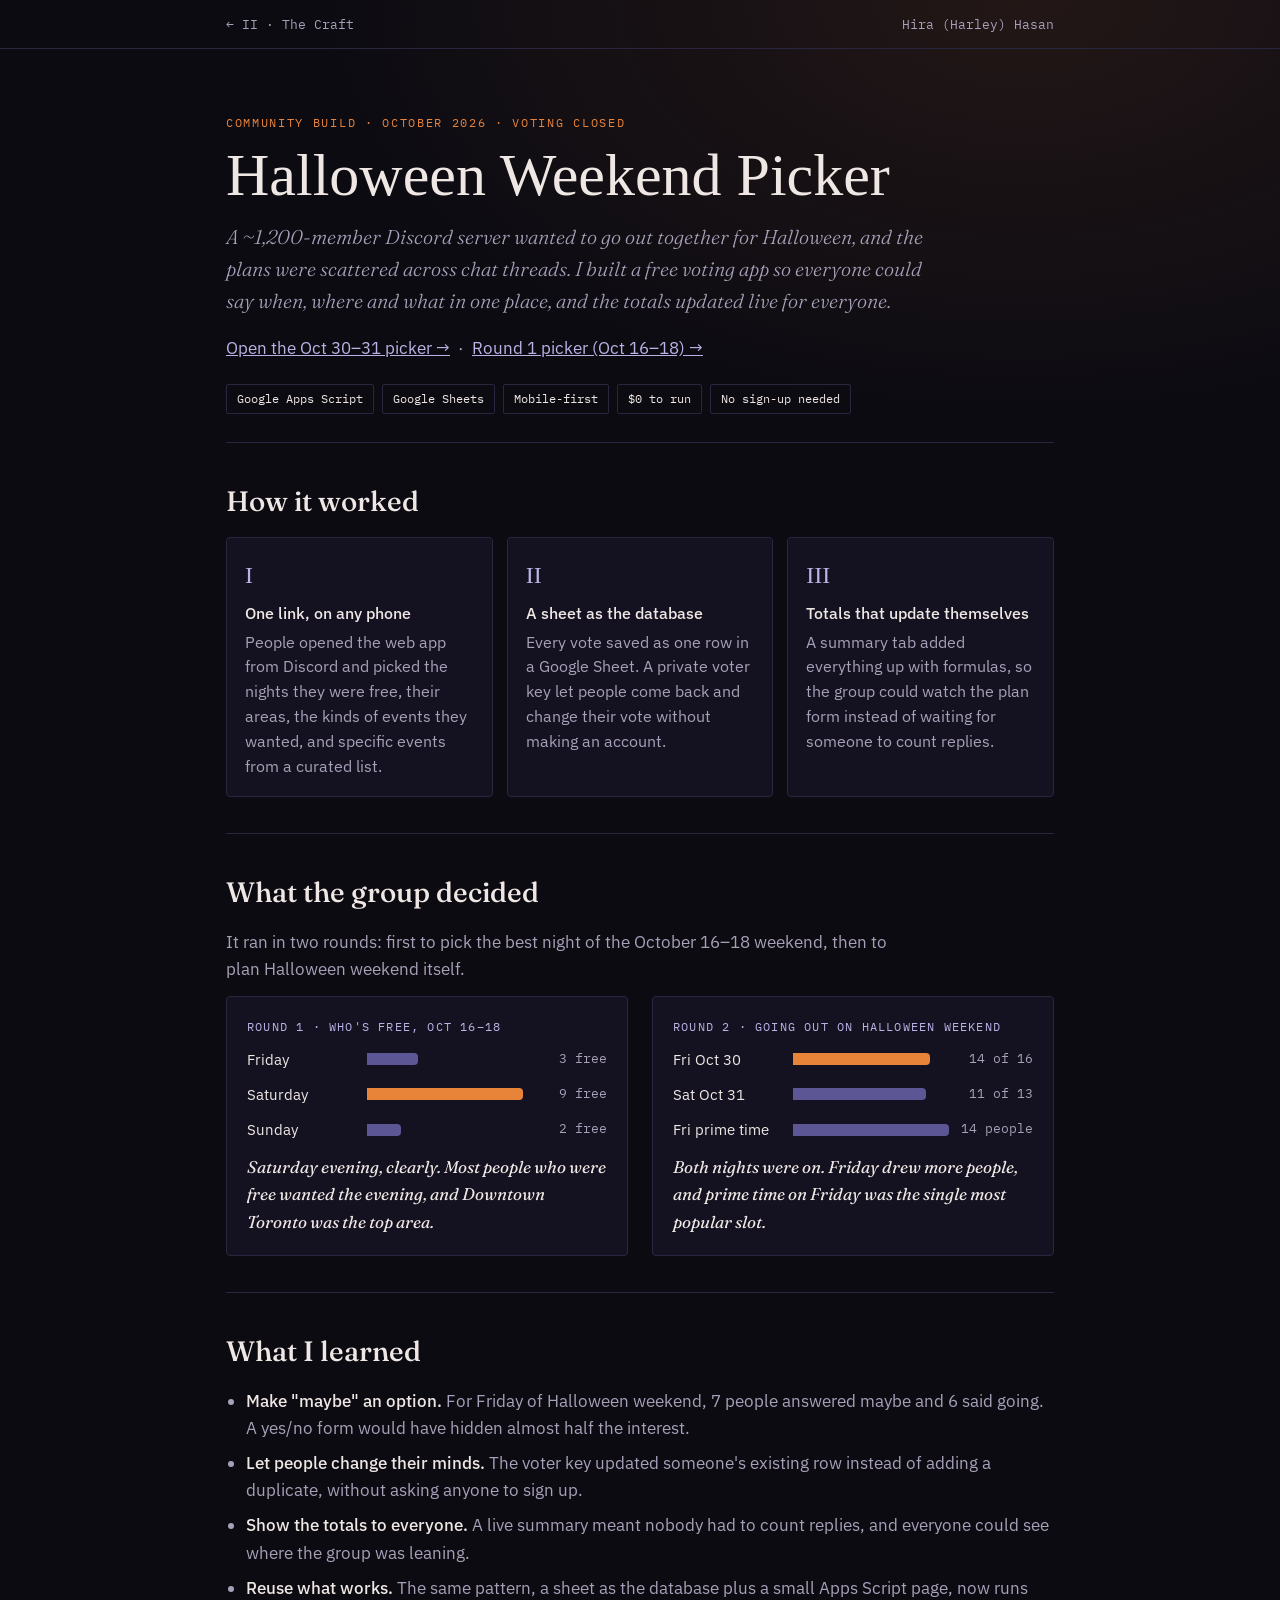
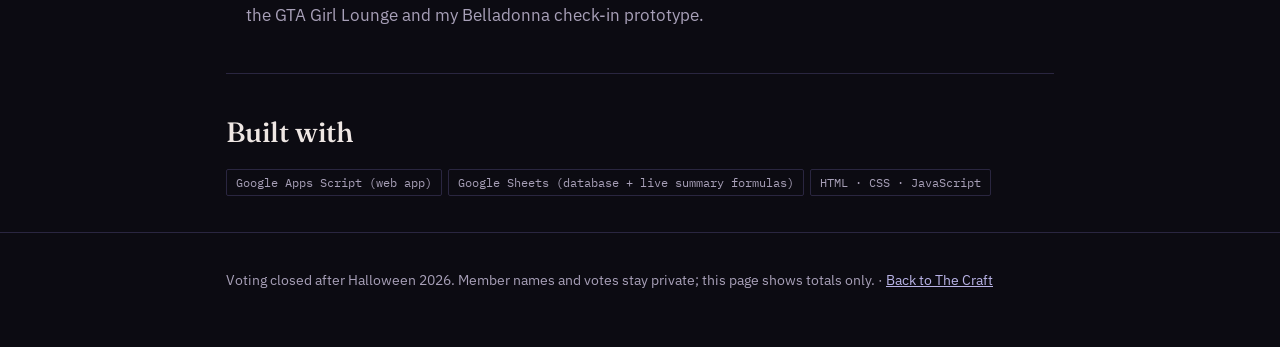
<file: halloween-picker/index.html>
<!doctype html>
<html lang="en">
<head>
<meta charset="utf-8">
<meta name="viewport" content="width=device-width, initial-scale=1, viewport-fit=cover">
<title>Halloween Weekend Picker · Hira (Harley) Hasan</title>
<meta name="description" content="How a ~1,200-member Discord server picked its Halloween plans with a free Google Sheets and Apps Script voting app.">
<link rel="preconnect" href="https://fonts.googleapis.com">
<link rel="stylesheet" href="https://fonts.googleapis.com/css2?family=Fraunces:ital,opsz,wght@0,9..144,300;0,9..144,500;1,9..144,300&family=IBM+Plex+Sans:wght@400;500&family=IBM+Plex+Mono:wght@400&family=IM+Fell+English+SC&display=swap">
<style>
:root{--night:#0c0b12;--panel:#141221;--veil:#2a2640;--bone:#efe7e4;--ash:#a8a0b8;--violet:#8f86d6;--moon:#b9b3e6;--pumpkin:#e8833a;
  --display:"Fraunces",Georgia,serif;--body:"IBM Plex Sans","Segoe UI",system-ui,sans-serif;--mono:"IBM Plex Mono",ui-monospace,monospace;--card:"IM Fell English SC",Georgia,serif;color-scheme:dark}
*{box-sizing:border-box}
html{background:#0b0a10}
body{margin:0;min-height:100vh;background:radial-gradient(ellipse 80% 600px at 80% 0%,rgba(232,131,58,.10),transparent 70%),#0c0b12;color:var(--bone);font:17px/1.6 var(--body);-webkit-font-smoothing:antialiased}
a{color:var(--moon)}
.wrap{max-width:860px;margin:0 auto;padding:0 max(16px,env(safe-area-inset-left,0px))}
.top{border-bottom:1px solid var(--veil)}
.top .wrap{display:flex;justify-content:space-between;gap:12px;padding-block:14px;font-family:var(--mono);font-size:12.5px;flex-wrap:wrap}
.top a{color:var(--ash);text-decoration:none}.top a:hover{color:var(--bone)}
header{padding:64px 0 28px}
.eyebrow{font-family:var(--mono);font-size:12px;letter-spacing:.14em;text-transform:uppercase;color:var(--pumpkin)}
h1{font-family:var(--card);font-weight:400;font-size:clamp(38px,6vw,60px);line-height:1.05;margin:10px 0 14px}
.lede{font-family:var(--display);font-style:italic;font-weight:300;font-size:20px;color:var(--ash);max-width:36em;margin:0}
.facts{display:flex;flex-wrap:wrap;gap:8px;margin-top:22px}
.facts span{font-family:var(--mono);font-size:12px;padding:4px 10px;border:1px solid var(--veil);border-radius:2px;color:var(--bone)}
section{padding:36px 0;border-top:1px solid var(--veil)}
h2{font-family:var(--display);font-weight:500;font-size:28px;margin:0 0 14px}
p{margin:0 0 12px;color:var(--ash);max-width:40em} p b{color:var(--bone);font-weight:500}
.steps{list-style:none;padding:0;margin:0;display:grid;grid-template-columns:repeat(3,1fr);gap:14px;counter-reset:s}
.steps li{padding:18px;border:1px solid var(--veil);border-radius:4px;background:var(--panel);counter-increment:s;font-size:15.5px;color:var(--ash)}
.steps li::before{content:counter(s,upper-roman);display:block;font-family:var(--card);font-size:24px;color:var(--moon);margin-bottom:6px}
.steps b{color:var(--bone);font-weight:500;display:block;margin-bottom:4px}
.round{display:grid;grid-template-columns:repeat(2,minmax(0,1fr));gap:24px;margin-top:8px}
.panel{padding:20px;border:1px solid var(--veil);border-radius:4px;background:var(--panel);display:flex;flex-direction:column;gap:12px;min-width:0}
.panel h3{font-family:var(--mono);font-size:12px;letter-spacing:.1em;text-transform:uppercase;color:var(--moon);font-weight:400;margin:0}
.bar{display:grid;grid-template-columns:110px 1fr 74px;gap:10px;align-items:center;font-size:14.5px}
.bar i{display:block;height:12px;border-radius:0 4px 4px 0;background:#5d5694}
.bar.win i{background:var(--pumpkin)}
.bar span:last-child{font-family:var(--mono);font-size:13px;color:var(--ash);text-align:right;font-variant-numeric:tabular-nums}
.verdict{font-family:var(--display);font-style:italic;color:var(--bone);font-size:17px;margin:0}
.learn{margin:0;padding-left:20px;color:var(--ash)} .learn li{margin-bottom:8px} .learn b{color:var(--bone);font-weight:500}
.chips{display:flex;flex-wrap:wrap;gap:6px}
.chips span{font-family:var(--mono);font-size:12px;padding:3px 9px;border:1px solid var(--veil);border-radius:2px;color:var(--ash)}
footer{padding:36px 0 56px;border-top:1px solid var(--veil);font-size:14px;color:var(--ash)}
@media (max-width:700px){.steps,.round{grid-template-columns:1fr}.bar{grid-template-columns:96px 1fr 64px}}
</style>
</head>
<body>
<div class="top"><div class="wrap"><a href="../index.html#craft">← II · The Craft</a><a href="../index.html">Hira (Harley) Hasan</a></div></div>
<main class="wrap">
  <header>
    <p class="eyebrow">Community build · October 2026 · voting closed</p>
    <h1>Halloween Weekend Picker</h1>
    <p class="lede">A ~1,200-member Discord server wanted to go out together for Halloween, and the plans were scattered across chat threads. I built a free voting app so everyone could say when, where and what in one place, and the totals updated live for everyone.</p>
    <p style="margin-top:18px"><a href="https://script.google.com/macros/s/AKfycbw7o0vn-kPYKjG9H0aYoONkm2LL9VkZTpo-Zehv1knm8prtzUQfdSP1362CwWZMexL2/exec?p=night" target="_blank" rel="noopener">Open the Oct 30–31 picker →</a> &nbsp;·&nbsp; <a href="https://script.google.com/macros/s/AKfycbw7o0vn-kPYKjG9H0aYoONkm2LL9VkZTpo-Zehv1knm8prtzUQfdSP1362CwWZMexL2/exec" target="_blank" rel="noopener">Round 1 picker (Oct 16–18) →</a></p>
    <div class="facts"><span>Google Apps Script</span><span>Google Sheets</span><span>Mobile-first</span><span>$0 to run</span><span>No sign-up needed</span></div>
  </header>

  <section>
    <h2>How it worked</h2>
    <ol class="steps">
      <li><b>One link, on any phone</b>People opened the web app from Discord and picked the nights they were free, their areas, the kinds of events they wanted, and specific events from a curated list.</li>
      <li><b>A sheet as the database</b>Every vote saved as one row in a Google Sheet. A private voter key let people come back and change their vote without making an account.</li>
      <li><b>Totals that update themselves</b>A summary tab added everything up with formulas, so the group could watch the plan form instead of waiting for someone to count replies.</li>
    </ol>
  </section>

  <section>
    <h2>What the group decided</h2>
    <p>It ran in two rounds: first to pick the best night of the October 16–18 weekend, then to plan Halloween weekend itself.</p>
    <div class="round">
      <div class="panel">
        <h3>Round 1 · Who's free, Oct 16–18</h3>
        <div class="bar"><span>Friday</span><i style="width:33%"></i><span>3 free</span></div>
        <div class="bar win"><span>Saturday</span><i style="width:100%"></i><span>9 free</span></div>
        <div class="bar"><span>Sunday</span><i style="width:22%"></i><span>2 free</span></div>
        <p class="verdict">Saturday evening, clearly. Most people who were free wanted the evening, and Downtown Toronto was the top area.</p>
      </div>
      <div class="panel">
        <h3>Round 2 · Going out on Halloween weekend</h3>
        <div class="bar win"><span>Fri Oct 30</span><i style="width:88%"></i><span>14 of 16</span></div>
        <div class="bar"><span>Sat Oct 31</span><i style="width:85%"></i><span>11 of 13</span></div>
        <div class="bar"><span>Fri prime time</span><i style="width:100%"></i><span>14 people</span></div>
        <p class="verdict">Both nights were on. Friday drew more people, and prime time on Friday was the single most popular slot.</p>
      </div>
    </div>
  </section>

  <section>
    <h2>What I learned</h2>
    <ul class="learn">
      <li><b>Make "maybe" an option.</b> For Friday of Halloween weekend, 7 people answered maybe and 6 said going. A yes/no form would have hidden almost half the interest.</li>
      <li><b>Let people change their minds.</b> The voter key updated someone's existing row instead of adding a duplicate, without asking anyone to sign up.</li>
      <li><b>Show the totals to everyone.</b> A live summary meant nobody had to count replies, and everyone could see where the group was leaning.</li>
      <li><b>Reuse what works.</b> The same pattern, a sheet as the database plus a small Apps Script page, now runs the GTA Girl Lounge and my Belladonna check-in prototype.</li>
    </ul>
  </section>

  <section>
    <h2>Built with</h2>
    <div class="chips"><span>Google Apps Script (web app)</span><span>Google Sheets (database + live summary formulas)</span><span>HTML · CSS · JavaScript</span></div>
  </section>
</main>
<footer><div class="wrap">Voting closed after Halloween 2026. Member names and votes stay private; this page shows totals only. · <a href="../index.html#craft">Back to The Craft</a></div></footer>
</body>
</html>
</file>
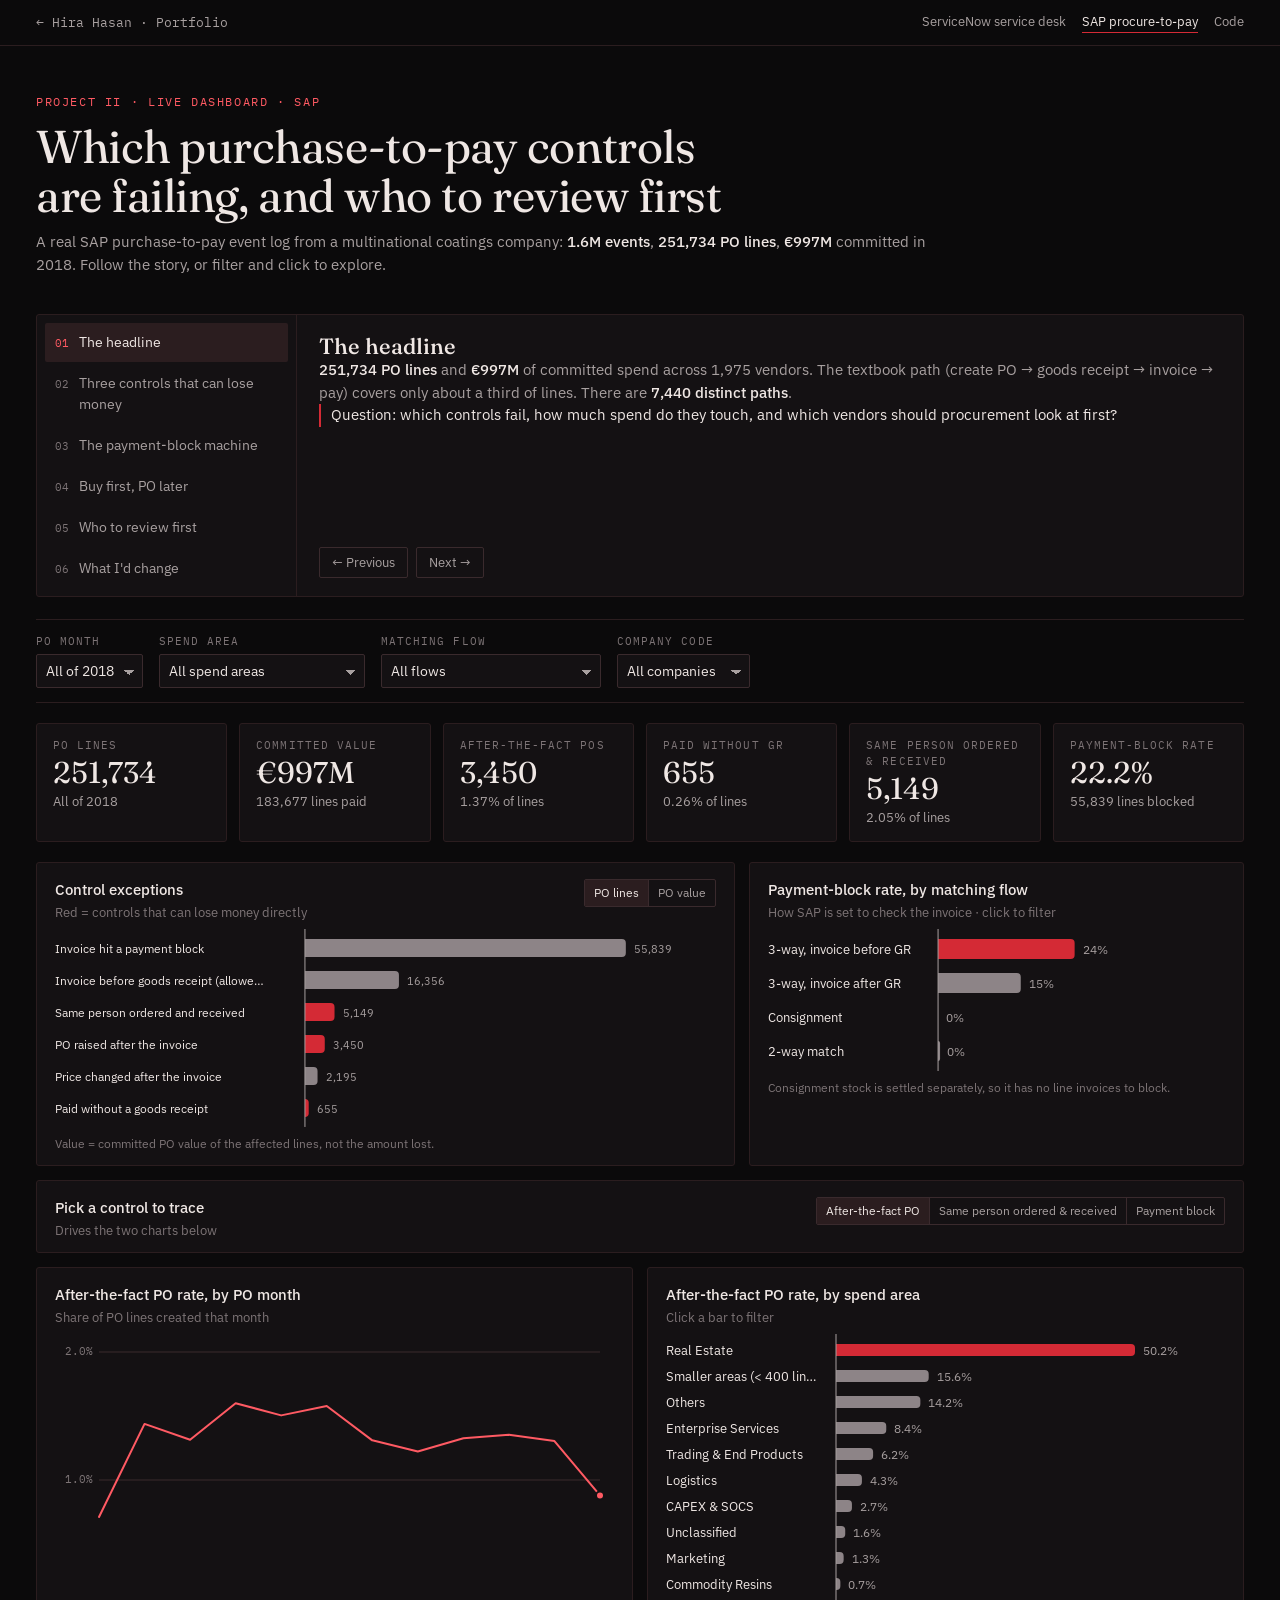
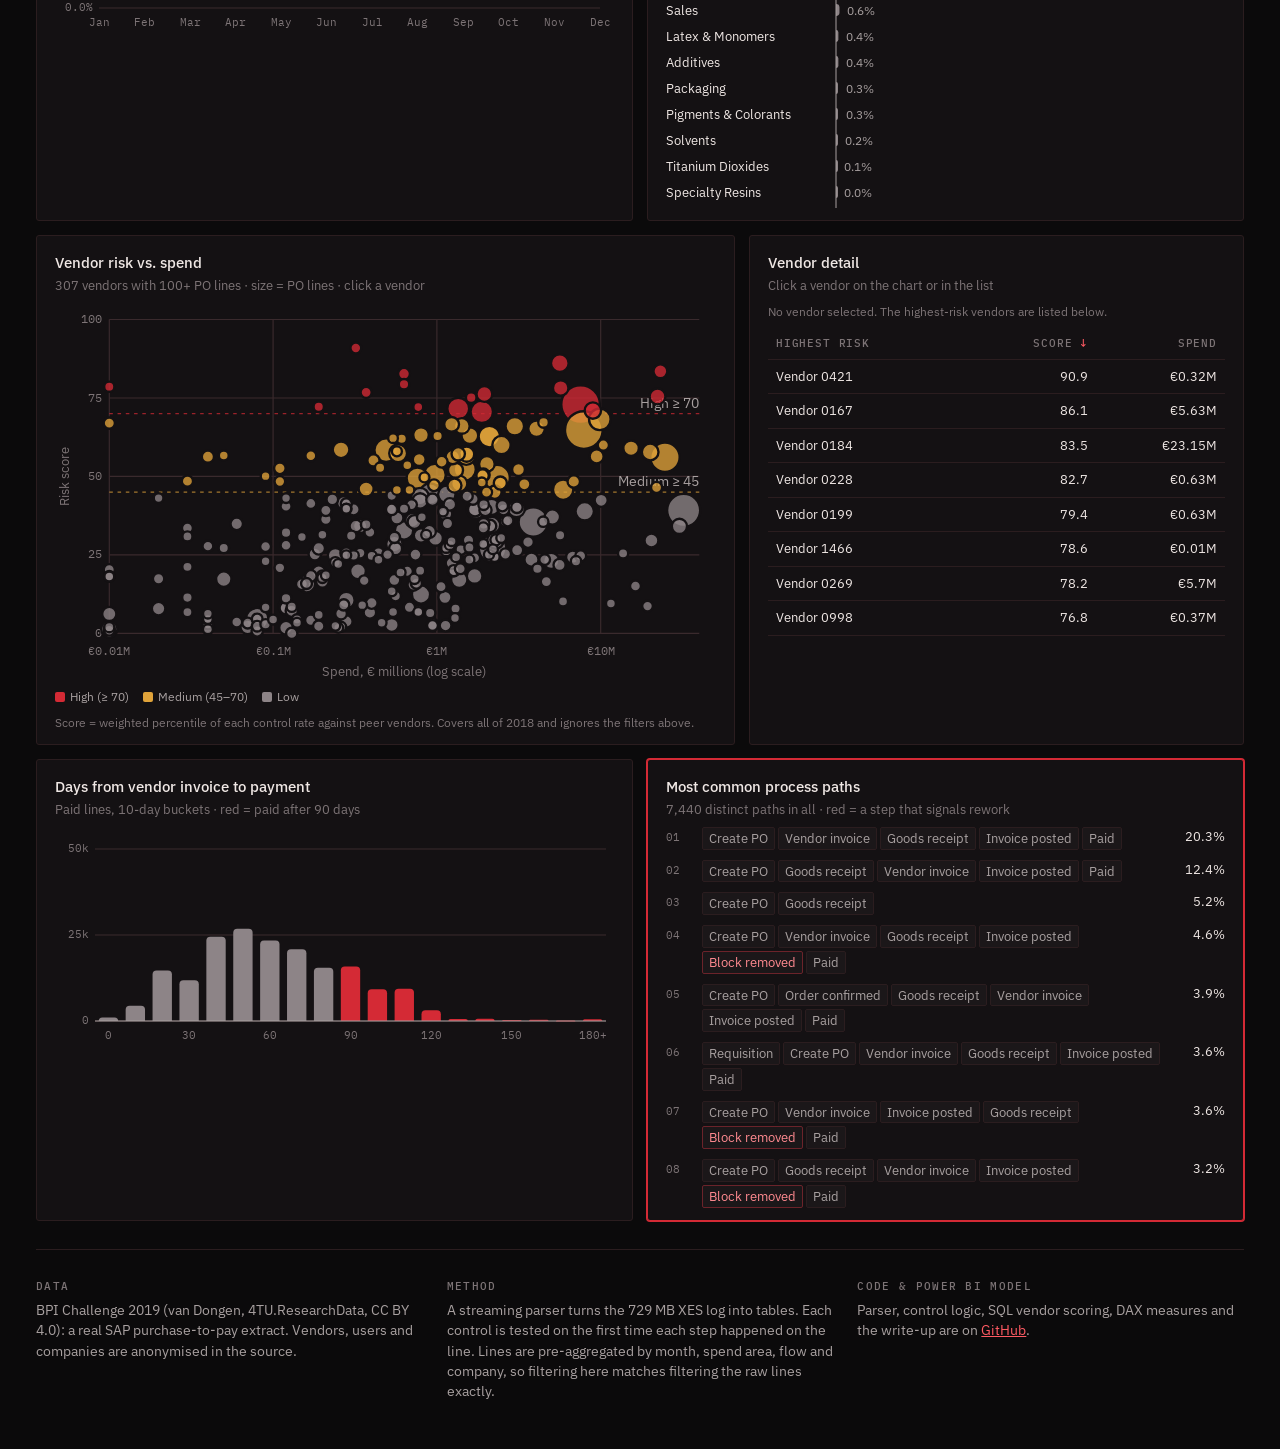
<file: dashboards/p2p-controls.html>
<!doctype html>
<html lang="en">
<head>
<meta charset="utf-8">
<meta name="viewport" content="width=device-width, initial-scale=1, viewport-fit=cover">
<title>P2P Controls &amp; Vendor Risk · Hira Hasan</title>
<meta name="description" content="Interactive dashboard on a real SAP purchase-to-pay event log: 251,734 PO lines, €997M. Control testing and vendor risk scoring.">
<link rel="preconnect" href="https://fonts.googleapis.com">
<link rel="stylesheet" href="https://fonts.googleapis.com/css2?family=Fraunces:opsz,wght@9..144,300;9..144,400;9..144,500&family=IBM+Plex+Sans:wght@400;500;600&family=IBM+Plex+Mono:wght@400;500&display=swap">
<link rel="stylesheet" href="dash.css">
<style>
.kpis{grid-template-columns:repeat(6,minmax(0,1fr))}
@media (max-width:980px){.kpis{grid-template-columns:repeat(2,minmax(0,1fr))}}
.variants{list-style:none;margin:0;padding:0;display:flex;flex-direction:column;gap:10px;counter-reset:v}
.variants li{display:grid;grid-template-columns:28px minmax(0,1fr) 54px;gap:8px;align-items:start;font-size:12.5px}
.variants li::before{counter-increment:v;content:counter(v,decimal-leading-zero);font-family:var(--mono);font-size:11px;color:var(--mute);padding-top:2px}
.steps{display:flex;flex-wrap:wrap;gap:3px}
.steps span{padding:1px 6px;border-radius:2px;background:var(--panel-2);border:1px solid var(--veil);color:var(--ash);white-space:nowrap}
.steps span.flag{border-color:#6b232a;color:#ff8a90}
.variants .share{font-variant-numeric:tabular-nums;text-align:right;color:var(--bone)}
.detail{display:flex;flex-direction:column;gap:10px}
.detail h4{font-family:var(--display);font-weight:500;font-size:20px;margin:0}
.detail dl{display:grid;grid-template-columns:1fr auto;gap:6px 14px;margin:0;font-size:13px}
.detail dt{color:var(--ash)} .detail dd{margin:0;font-variant-numeric:tabular-nums;text-align:right}
.detail .act{font-size:13px;color:var(--bone);border-left:2px solid var(--accent);padding-left:10px}
</style>
</head>
<body>
<div class="top"><div class="wrap">
  <a class="crumb" href="../index.html#projects">← Hira Hasan · Portfolio</a>
  <nav aria-label="Dashboards"><a href="service-desk.html">ServiceNow service desk</a><a href="p2p-controls.html" aria-current="page">SAP procure-to-pay</a><a href="https://github.com/harleysdata/portfolio/tree/main/02-sap-procure-to-pay-compliance">Code</a></nav>
</div></div>

<main class="wrap">
  <header class="title">
    <p class="eyebrow">Project II · Live dashboard · SAP</p>
    <h1>Which purchase-to-pay controls are failing, and who to review first</h1>
    <p class="sub">A real SAP purchase-to-pay event log from a multinational coatings company: <b>1.6M events</b>, <b>251,734 PO lines</b>, <b>€997M</b> committed in 2018. Follow the story, or filter and click to explore.</p>
  </header>

  <section class="story" id="story" aria-label="Guided story">
    <ol class="chapters"></ol>
    <div class="narrative">
      <div class="body" aria-live="polite"></div>
      <div class="story-nav"><button type="button" data-prev>← Previous</button><button type="button" data-next>Next →</button></div>
    </div>
  </section>

  <div class="filters" role="group" aria-label="Filters">
    <label>PO month<select id="fM"><option value="-1">All of 2018</option></select></label>
    <label>Spend area<select id="fArea"><option value="-1">All spend areas</option></select></label>
    <label>Matching flow<select id="fFlow"><option value="-1">All flows</option></select></label>
    <label>Company code<select id="fCo"><option value="-1">All companies</option></select></label>
    <div class="chips" id="chips"></div>
  </div>

  <section class="kpis" id="kpis" aria-label="Key figures"></section>

  <section class="grid">
    <article class="panel s7" id="pCtl">
      <div class="ph"><div><h3>Control exceptions</h3><p>Red = controls that can lose money directly</p></div>
        <div class="seg" id="segCtl" role="group" aria-label="Measure"><button type="button" aria-pressed="true" data-k="n">PO lines</button><button type="button" aria-pressed="false" data-k="v">PO value</button></div></div>
      <div class="chart" id="cCtl"></div>
      <p class="note">Value = committed PO value of the affected lines, not the amount lost.</p>
    </article>
    <article class="panel s5" id="pFlow">
      <div class="ph"><div><h3>Payment-block rate, by matching flow</h3><p>How SAP is set to check the invoice · click to filter</p></div></div>
      <div class="chart" id="cFlow"></div>
      <p class="note">Consignment stock is settled separately, so it has no line invoices to block.</p>
    </article>
    <article class="panel s12" id="pPick">
      <div class="ph"><div><h3>Pick a control to trace</h3><p>Drives the two charts below</p></div>
        <div class="seg" id="segMetric" role="group" aria-label="Control to trace">
          <button type="button" aria-pressed="true" data-k="0">After-the-fact PO</button><button type="button" aria-pressed="false" data-k="2">Same person ordered &amp; received</button><button type="button" aria-pressed="false" data-k="5">Payment block</button></div></div>
    </article>
    <article class="panel s6" id="pTrend">
      <div class="ph"><div><h3 id="hTrend">Rate by PO month</h3><p>Share of PO lines created that month</p></div></div>
      <div class="chart" id="cTrend"></div>
    </article>
    <article class="panel s6" id="pArea">
      <div class="ph"><div><h3 id="hArea">Rate by spend area</h3><p>Click a bar to filter</p></div></div>
      <div class="chart" id="cArea"></div>
    </article>
    <article class="panel s7" id="pVend">
      <div class="ph"><div><h3>Vendor risk vs. spend</h3><p>307 vendors with 100+ PO lines · size = PO lines · click a vendor</p></div></div>
      <div class="chart" id="cVend"></div>
      <div class="legend"><span><i style="background:#d42a35"></i>High (≥ 70)</span><span><i style="background:#e0a33a"></i>Medium (45–70)</span><span><i style="background:#8d8487"></i>Low</span></div>
      <p class="note">Score = weighted percentile of each control rate against peer vendors. Covers all of 2018 and ignores the filters above.</p>
    </article>
    <article class="panel s5" id="pDetail">
      <div class="ph"><div><h3>Vendor detail</h3><p>Click a vendor on the chart or in the list</p></div></div>
      <div class="detail" id="cDetail"></div>
      <div id="cTop"></div>
    </article>
    <article class="panel s6" id="pPay">
      <div class="ph"><div><h3>Days from vendor invoice to payment</h3><p>Paid lines, 10-day buckets · red = paid after 90 days</p></div></div>
      <div class="chart" id="cPay"></div>
    </article>
    <article class="panel s6" id="pVar">
      <div class="ph"><div><h3>Most common process paths</h3><p>7,440 distinct paths in all · red = a step that signals rework</p></div></div>
      <ol class="variants" id="cVar"></ol>
    </article>
  </section>

  <section class="method">
    <div><h4>Data</h4><p>BPI Challenge 2019 (van Dongen, 4TU.ResearchData, CC BY 4.0): a real SAP purchase-to-pay extract. Vendors, users and companies are anonymised in the source.</p></div>
    <div><h4>Method</h4><p>A streaming parser turns the 729 MB XES log into tables. Each control is tested on the first time each step happened on the line. Lines are pre-aggregated by month, spend area, flow and company, so filtering here matches filtering the raw lines exactly.</p></div>
    <div><h4>Code &amp; Power BI model</h4><p>Parser, control logic, SQL vendor scoring, DAX measures and the write-up are on <a href="https://github.com/harleysdata/portfolio/tree/main/02-sap-procure-to-pay-compliance">GitHub</a>.</p></div>
  </section>
</main>

<script src="dash.js"></script>
<script>
(function () {
  "use strict";
  var D, F = { m: -1, area: -1, flow: -1, co: -1 }, CTLMODE = "n", METRIC = 0, VSEL = null;
  var $ = function (id) { return document.getElementById(id); }, fmt = Dash.fmt, C = Dash.C;
  // row layout: m, area, flow, company, lines, value, paid, ctl x6 (7..12), ctl value x6 (13..18), hist x19 (19..37)
  var CTL = [
    { name: "PO raised after the invoice", short: "After-the-fact PO", hi: 1 },
    { name: "Paid without a goods receipt", short: "Paid without GR", hi: 1 },
    { name: "Same person ordered and received", short: "SoD conflict", hi: 1 },
    { name: "Price changed after the invoice", short: "Price change", hi: 0 },
    { name: "Invoice before goods receipt (allowed)", short: "Invoice first", hi: 0 },
    { name: "Invoice hit a payment block", short: "Payment block", hi: 0 }
  ];
  var MLAB = ["Jan", "Feb", "Mar", "Apr", "May", "Jun", "Jul", "Aug", "Sep", "Oct", "Nov", "Dec"];

  fetch("data/p2p.json").then(function (r) { return r.json(); }).then(function (d) {
    D = d;
    d.dims.m.forEach(function (v, i) { if (v !== "Other") $("fM").add(new Option(MLAB[+v.slice(5) - 1] + " 2018", i)); });
    d.dims.area.forEach(function (v, i) { $("fArea").add(new Option(v, i)); });
    d.dims.flow.forEach(function (v, i) { $("fFlow").add(new Option(v, i)); });
    d.dims.company.forEach(function (v, i) { $("fCo").add(new Option(v.replace("companyID_", "Company "), i)); });
    [["fM", "m"], ["fArea", "area"], ["fFlow", "flow"], ["fCo", "co"]].forEach(function (p) {
      $(p[0]).addEventListener("change", function () { F[p[1]] = +this.value; render(); });
    });
    Dash.seg($("segCtl"), function (k) { CTLMODE = k; ctlChart(); });
    Dash.seg($("segMetric"), function (k) { METRIC = +k; trendChart(); areaChart(); });
    D.V = d.vendors.map(function (r) { var o = {}; d.vendor_cols.forEach(function (c, i) { o[c] = r[i]; }); return o; });
    vendorChart(); variants();
    Dash.story($("story"), CHAPTERS);
    Dash.onResize(function () { render(); vendorChart(); });
  });

  function set(o, metric) { F = Object.assign({ m: -1, area: -1, flow: -1, co: -1 }, o || {}); if (metric != null) { METRIC = metric; Dash.setSeg($("segMetric"), String(metric)); } render(); }

  function rows(ignore) {
    return D.rows.filter(function (r) {
      return (ignore === "m" || F.m < 0 || r[0] === F.m) && (ignore === "area" || F.area < 0 || r[1] === F.area) &&
             (ignore === "flow" || F.flow < 0 || r[2] === F.flow) && (F.co < 0 || r[3] === F.co);
    });
  }
  function sum(rs, j) { var s = 0; rs.forEach(function (r) { s += r[j]; }); return s; }

  function render() {
    Dash.hideTip();
    $("fM").value = F.m; $("fArea").value = F.area; $("fFlow").value = F.flow; $("fCo").value = F.co;
    var rs = rows();
    kpis(rs); chips(); ctlChart(); flowChart(); trendChart(); areaChart(); payChart(rs);
  }

  function kpis(rs) {
    var n = sum(rs, 4), v = sum(rs, 5), filtered = n !== 251734;
    var base = '<span class="d">' + (filtered ? fmt.pct(n / 251734) + " of all lines" : "All of 2018") + "</span>";
    function k(label, val, sub) { return '<div class="kpi"><span class="k">' + label + '</span><span class="v">' + val + "</span>" + sub + "</div>"; }
    function r(j) { return '<span class="d">' + (n ? fmt.pct(sum(rs, j) / n, 2) : "–") + " of lines</span>"; }
    $("kpis").innerHTML = k("PO lines", fmt.int(n), base) + k("Committed value", fmt.eurM(v), '<span class="d">' + fmt.int(sum(rs, 6)) + " lines paid</span>") +
      k("After-the-fact POs", fmt.int(sum(rs, 7)), r(7)) + k("Paid without GR", fmt.int(sum(rs, 8)), r(8)) +
      k("Same person ordered &amp; received", fmt.int(sum(rs, 9)), r(9)) + k("Payment-block rate", n ? fmt.pct(sum(rs, 12) / n, 1) : "–", '<span class="d">' + fmt.int(sum(rs, 12)) + " lines blocked</span>");
  }

  function chips() {
    var c = [], L = D.dims;
    if (F.m >= 0) c.push(["m", "Month", MLAB[+L.m[F.m].slice(5) - 1] + " 2018"]);
    if (F.area >= 0) c.push(["area", "Spend area", L.area[F.area]]);
    if (F.flow >= 0) c.push(["flow", "Flow", L.flow[F.flow]]);
    if (F.co >= 0) c.push(["co", "Company", L.company[F.co].replace("companyID_", "")]);
    $("chips").innerHTML = c.map(function (x) { return '<button class="chip" data-k="' + x[0] + '" aria-label="Remove filter ' + x[1] + '"><b>' + x[1] + "</b> " + x[2] + " ✕</button>"; }).join("") +
      (c.length ? '<button class="reset" type="button" id="resetAll">Clear all</button>' : "");
    $("chips").querySelectorAll(".chip").forEach(function (b) { b.addEventListener("click", function () { F[b.dataset.k] = -1; render(); }); });
    if (c.length) $("resetAll").addEventListener("click", function () { set(); });
  }

  function ctlChart() {
    var rs = rows(), n = sum(rs, 4);
    var data = CTL.map(function (c, k) {
      var cnt = sum(rs, 7 + k), val = sum(rs, 13 + k);
      return { label: c.name, value: CTLMODE === "n" ? cnt : val, color: c.hi ? C.accent : C.base,
        valueLabel: CTLMODE === "n" ? fmt.int(cnt) : fmt.eurM(val),
        tip: "<b>" + c.name + "</b><br>" + fmt.int(cnt) + " PO lines (" + (n ? fmt.pct(cnt / n, 2) : "–") + ")<br>" + fmt.eurM(val) + " committed value" };
    }).sort(function (a, b) { return b.value - a.value; });
    Dash.hbars($("cCtl"), data, { labelW: 250, rowH: 32, label: "Control exceptions: " + data.map(function (d) { return d.label + " " + d.valueLabel; }).join("; ") });
  }

  function flowChart() {
    var rs = rows("flow"), L = D.dims.flow;
    var data = L.map(function (f, k) {
      var sub = rs.filter(function (r) { return r[2] === k; }), n = sum(sub, 4), b = sum(sub, 12);
      return { k: k, label: f.replace("3-way match, ", "3-way, "), value: n ? b / n : 0, n: n, on: F.flow === k,
        color: n && b / n > .2 ? C.accent : C.base, tip: "<b>" + f + "</b><br>" + fmt.int(n) + " PO lines<br>" + fmt.pct(n ? b / n : 0) + " hit a payment block" };
    }).sort(function (a, b) { return b.n - a.n; });
    Dash.hbars($("cFlow"), data, { labelW: 170, rowH: 34, max: .35, format: function (v) { return fmt.pct(v, 0); },
      label: "Payment block rate by flow", onClick: function (i) { var k = data[i].k; F.flow = F.flow === k ? -1 : k; render(); } });
  }

  function trendChart() {
    var rs = rows("m"), j = 7 + METRIC;
    $("hTrend").textContent = CTL[METRIC].short + " rate, by PO month";
    var pts = MLAB.map(function (lab, k) {
      var mi = D.dims.m.indexOf("2018-" + String(k + 1).padStart(2, "0")), sub = rs.filter(function (r) { return r[0] === mi; });
      var n = sum(sub, 4), c = sum(sub, j);
      return { label: lab, value: n >= 100 ? c / n : null, tip: "<b>" + lab + " 2018</b><br>" + (n >= 100 ? fmt.pct(c / n, 2) : "Too few lines") + "<br>" + fmt.int(c) + " of " + fmt.int(n) + " lines" };
    });
    var hi = Math.max.apply(null, pts.map(function (p) { return p.value || 0; }));
    Dash.line($("cTrend"), pts, { min: 0, max: hi * 1.25 || .01, height: 300, format: function (v) { return fmt.pct(v, 1); },
      label: CTL[METRIC].short + " rate by month",
      onClick: function (k) { var mi = D.dims.m.indexOf("2018-" + String(k + 1).padStart(2, "0")); F.m = F.m === mi ? -1 : mi; render(); } });
  }

  function areaChart() {
    var rs = rows("area"), j = 7 + METRIC;
    $("hArea").textContent = CTL[METRIC].short + " rate, by spend area";
    var data = D.dims.area.map(function (a, k) {
      var sub = rs.filter(function (r) { return r[1] === k; }), n = sum(sub, 4), c = sum(sub, j);
      return { k: k, label: a, n: n, value: n ? c / n : 0, on: F.area === k, tip: "<b>" + a + "</b><br>" + fmt.pct(n ? c / n : 0, 2) + "<br>" + fmt.int(c) + " of " + fmt.int(n) + " lines" };
    }).filter(function (d) { return d.n >= 50; }).sort(function (a, b) { return b.value - a.value; });
    var top = data.length ? data[0].value : 0;
    data.forEach(function (d) { d.color = d.value >= top * .5 && d.value > 0 ? C.accent : C.base; });
    Dash.hbars($("cArea"), data, { labelW: 170, rowH: 26, format: function (v) { return fmt.pct(v, 1); },
      label: CTL[METRIC].short + " rate by spend area", onClick: function (i) { var k = data[i].k; F.area = F.area === k ? -1 : k; render(); } });
  }

  function payChart(rs) {
    var bins = [];
    for (var b = 0; b < 19; b++) bins.push(sum(rs, 19 + b));
    var tot = bins.reduce(function (a, c) { return a + c; }, 0), over = 0;
    for (b = 9; b < 19; b++) over += bins[b];
    Dash.bars($("cPay"), bins.map(function (v, b) {
      var lab = b === 18 ? "180+" : String(b * 10);
      return { label: lab, value: v, color: b >= 9 ? C.accent : C.base, tip: "<b>" + (b === 18 ? "180+ days" : b * 10 + "–" + (b * 10 + 9) + " days") + "</b><br>" + fmt.int(v) + " lines (" + (tot ? fmt.pct(v / tot, 1) : "–") + ")" };
    }), { hideValues: true, labelEvery: 3, height: 220, tickFormat: function (v) { return v >= 1000 ? Math.round(v / 1000) + "k" : Math.round(v); },
      label: "Days to pay histogram; " + (tot ? fmt.pct(over / tot, 0) : "–") + " paid after 90 days" });
  }

  function tierColor(t) { return t === "High" ? C.accent : t === "Medium" ? C.amber : C.base; }
  function vendorChart() {
    var V = D.V;
    Dash.scatter($("cVend"), V.map(function (v) {
      return { x: Math.max(v.spend_eur_m, .01), y: v.risk_score, r: 3 + Math.sqrt(v.po_lines) / 9, color: tierColor(v.risk_tier), on: VSEL === v.vendor,
        tip: "<b>" + v.vendor.replace("vendorID_", "Vendor ") + "</b> · " + v.risk_tier + "<br>Risk score " + v.risk_score + "<br>€" + v.spend_eur_m + "M · " + fmt.int(v.po_lines) + " lines" };
    }), { xLog: true, xMin: .01, xMax: 40, xTicks: [.01, .1, 1, 10], xFormat: function (v) { return "€" + (v < 1 ? v : v) + "M"; }, height: 320,
      xLabel: "Spend, € millions (log scale)", yLabel: "Risk score", bands: [{ y: 70, label: "High ≥ 70", color: C.accent }, { y: 45, label: "Medium ≥ 45", color: C.amber }],
      label: "Scatter of 307 vendors by spend and risk score", onClick: function (i) { pick(V[i].vendor); } });
    detail();
  }
  function pick(v) { VSEL = VSEL === v ? null : v; vendorChart(); }
  function detail() {
    var v = D.V.filter(function (x) { return x.vendor === VSEL; })[0];
    if (!v) {
      $("cDetail").innerHTML = '<p class="note">No vendor selected. The highest-risk vendors are listed below.</p>';
    } else {
      var acts = [];
      if (v.pct_paid_without_gr >= 1) acts.push("Reconcile the vendor statement: paid-without-GR rate is " + v.pct_paid_without_gr + "%.");
      if (v.pct_after_the_fact >= 3) acts.push("Send after-the-fact POs to requesters' managers (" + v.pct_after_the_fact + "% of lines).");
      if (v.pct_sod >= 2) acts.push("Review who both orders and receives for this vendor (" + v.pct_sod + "% SoD).");
      if (v.pct_payment_block >= 30) acts.push("Check invoice quality with the vendor: " + v.pct_payment_block + "% of lines blocked.");
      if (!acts.length) acts.push("No single control stands out; monitor through the quarterly scorecard.");
      $("cDetail").innerHTML = "<h4>" + v.vendor.replace("vendorID_", "Vendor ") + ' <span class="tier ' + v.risk_tier + '">' + v.risk_tier + " · " + v.risk_score + "</span></h4>" +
        "<dl><dt>PO lines</dt><dd>" + fmt.int(v.po_lines) + "</dd><dt>Spend</dt><dd>€" + v.spend_eur_m + "M</dd>" +
        "<dt>After-the-fact POs</dt><dd>" + v.pct_after_the_fact + "%</dd><dt>Paid without GR</dt><dd>" + v.pct_paid_without_gr + "%</dd>" +
        "<dt>Same person ordered &amp; received</dt><dd>" + v.pct_sod + "%</dd><dt>Price change after invoice</dt><dd>" + v.pct_price_change + "%</dd>" +
        "<dt>Payment blocks</dt><dd>" + v.pct_payment_block + "%</dd></dl>" +
        '<p class="act"><b>Suggested action:</b> ' + acts.join(" ") + "</p>";
    }
    var top = D.V.slice().sort(function (a, b) { return b.risk_score - a.risk_score; }).slice(0, 8).map(function (x) {
      return { vendor: x.vendor, name: x.vendor.replace("vendorID_", "Vendor "), score: x.risk_score, spend: x.spend_eur_m, tier: x.risk_tier };
    });
    Dash.table($("cTop"), [
      { key: "name", label: "Highest risk" },
      { key: "score", label: "Score", num: 1 },
      { key: "spend", label: "Spend", num: 1, fmt: function (v) { return "€" + v + "M"; } }
    ], top, { sortKey: "score", onRow: function (r) { pick(r.vendor); }, isOn: function (r) { return r.vendor === VSEL; } });
  }

  function variants() {
    var flag = /Remove Payment Block|Change|Cancel|Delete/;
    $("cVar").innerHTML = D.variants.map(function (v) {
      var steps = v[0].split(" → ").map(function (s) {
        var short = s.replace("Create Purchase Order Item", "Create PO").replace("Record Goods Receipt", "Goods receipt").replace("Vendor creates invoice", "Vendor invoice")
          .replace("Record Invoice Receipt", "Invoice posted").replace("Clear Invoice", "Paid").replace("Remove Payment Block", "Block removed").replace("Receive Order Confirmation", "Order confirmed")
          .replace("Create Purchase Requisition Item", "Requisition").replace("Record Service Entry Sheet", "Service entry");
        return '<span class="' + (flag.test(s) ? "flag" : "") + '">' + short + "</span>";
      }).join("");
      return '<li><div class="steps">' + steps + '</div><span class="share">' + fmt.pct(v[2], 1) + "</span></li>";
    }).join("");
  }

  var CHAPTERS = [
    { title: "The headline", focus: ["kpis", "pVar"], apply: function () { set({}, 0); },
      body: "<p><b>251,734 PO lines</b> and <b>€997M</b> of committed spend across 1,975 vendors. The textbook path (create PO → goods receipt → invoice → pay) covers only about a third of lines. There are <b>7,440 distinct paths</b>.</p><p class='so'>Question: which controls fail, how much spend do they touch, and which vendors should procurement look at first?</p>" },
    { title: "Three controls that can lose money", focus: ["pCtl"], apply: function () { set({}, 0); },
      body: "<p>The red bars are controls where money can go out the door wrongly: <b>5,149 lines</b> ordered and received by the same person, <b>3,450</b> POs raised after the invoice, and <b>655</b> paid with no goods receipt. Together that's <b>8,887 lines and €108.5M</b> of committed value. Switch to <i>PO value</i> to see the exposure.</p><p class='so'>Same-person ordering and receiving is a segregation-of-duties gap. It's fixable with role design in SAP.</p>" },
    { title: "The payment-block machine", focus: ["pFlow", "pTrend"], apply: function () { set({}, 5); },
      body: "<p>22% of lines hit a payment block, almost all in the <b>invoice-before-GR</b> flow, which 88% of lines use. When an invoice is posted before the goods arrive, <b>97%</b> of those lines are blocked, for a median of 7 days. December looks better only because those invoices hadn't been processed when the extract was taken.</p><p class='so'>The blocks are the system working, but someone in AP clears every one. Switching reliable stock materials to GR-based invoice verification removes the rework at the source.</p>" },
    { title: "Buy first, PO later", focus: ["pArea"], apply: function () { set({}, 0); },
      body: "<p>After-the-fact POs are concentrated in indirect spend: <b>50%</b> of <i>Real Estate</i> lines, <b>14%</b> of <i>Others</i> and <b>6%</b> of <i>Trading &amp; End Products</i>, against under 1% in the big direct-materials areas like Packaging and Sales. In the small 2-way-match flow, <b>57%</b> of lines work this way. Click a spend area to see its controls change everywhere on the page.</p><p class='so'>Publish a no-PO-no-pay rule for those areas, and report after-the-fact POs by requester every month.</p>" },
    { title: "Who to review first", focus: ["pVend", "pDetail"], apply: function () { set({}, 0); VSEL = D.V[0].vendor; vendorChart(); },
      body: "<p>Each of 307 vendors gets a 0–100 score from percentile ranks of its control rates, weighted towards the controls that can lose money. <b>17 vendors</b> score High; they hold <b>€82.9M</b> (12%) of scored spend. Click any dot for the vendor's profile and a suggested action.</p><p class='so'>Percentiles stop one high-volume control (payment blocks) from drowning out rare but serious ones. The weights live in one SQL view, so a risk team can change them.</p>" },
    { title: "What I'd change", focus: [], apply: function () { set({}, 0); VSEL = null; vendorChart(); },
      body: "<p><b>1.</b> Remove goods-receipt rights from users who create POs, or add a second approver above a value threshold. <b>2.</b> No-PO-no-pay for Real Estate, Others and Trading. <b>3.</b> GR-based invoice verification for reliable stock materials. <b>4.</b> Send the 655 paid-without-GR lines to AP for recovery. <b>5.</b> Put the 17 High-risk vendors into the next quarterly third-party review.</p><p class='so'>Every figure on this page is computed live from the line-level data.</p>" }
  ];
})();
</script>
</body>
</html>
</file>
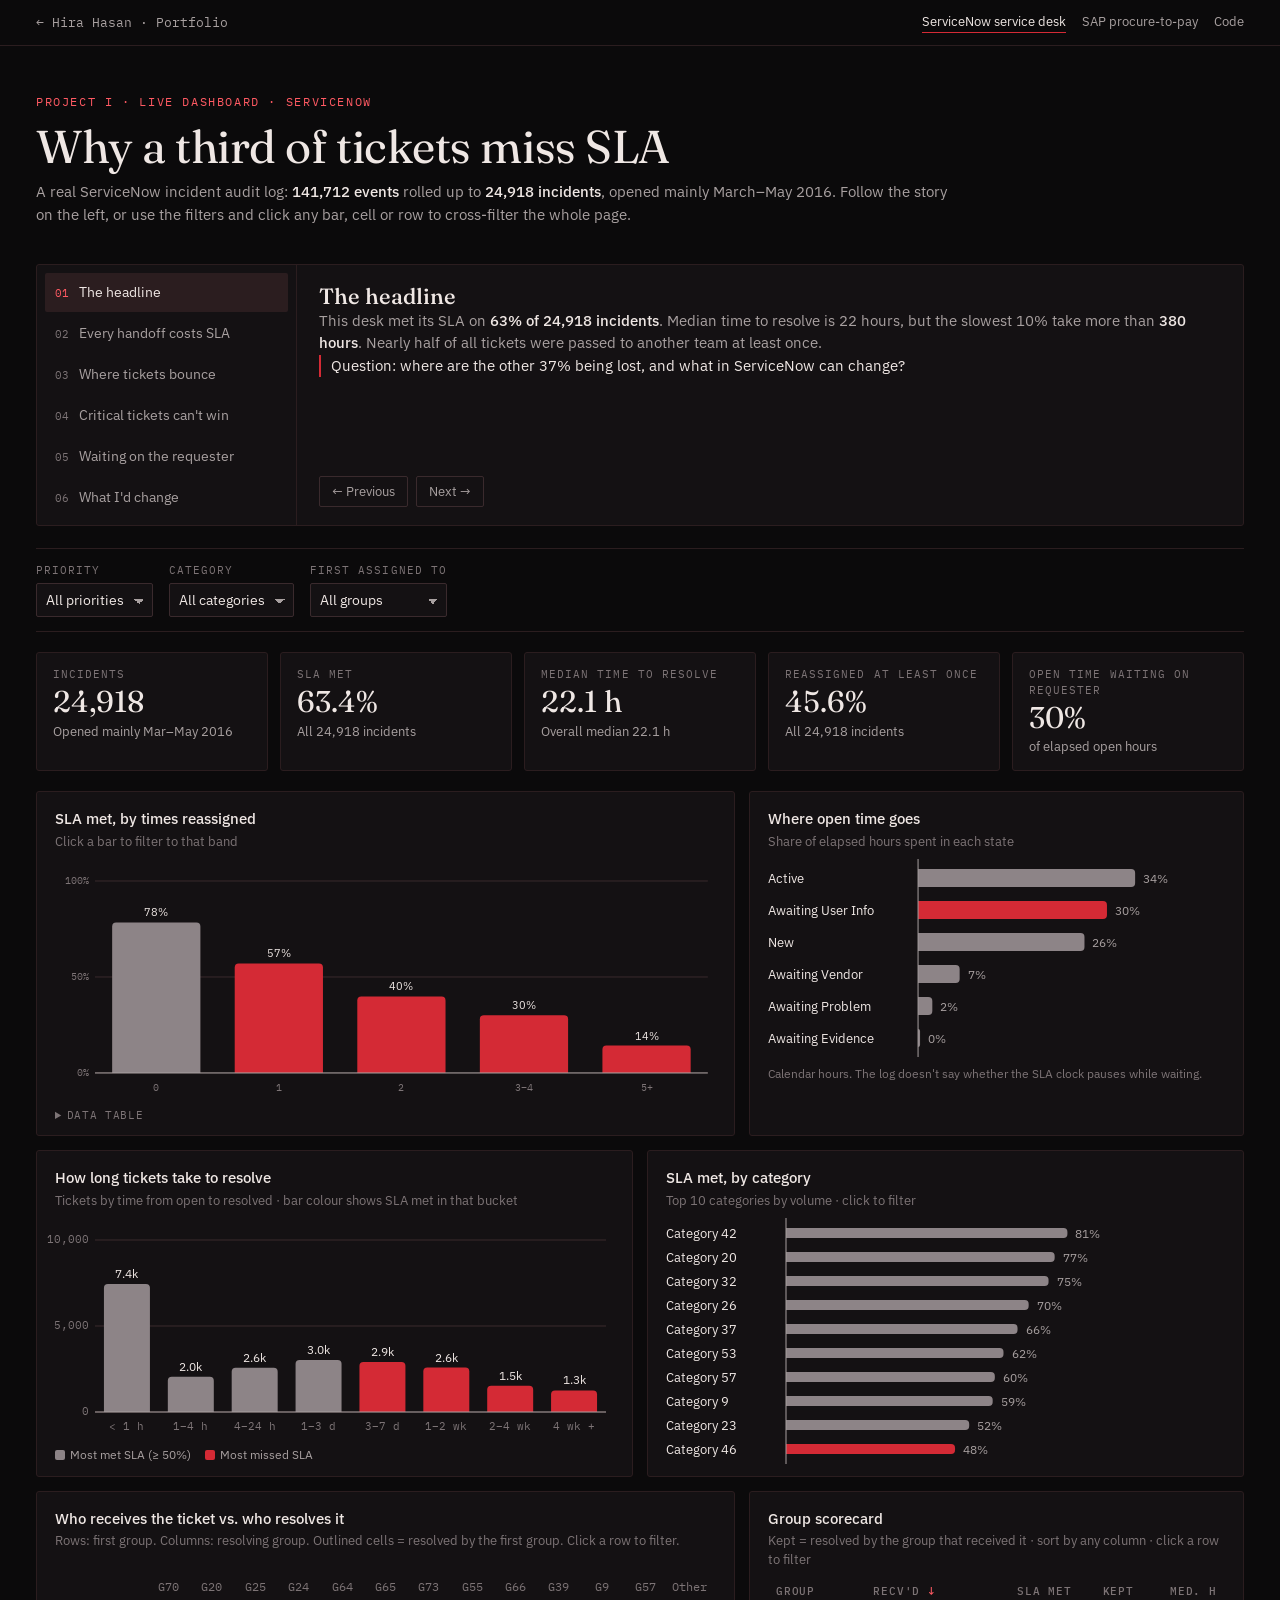
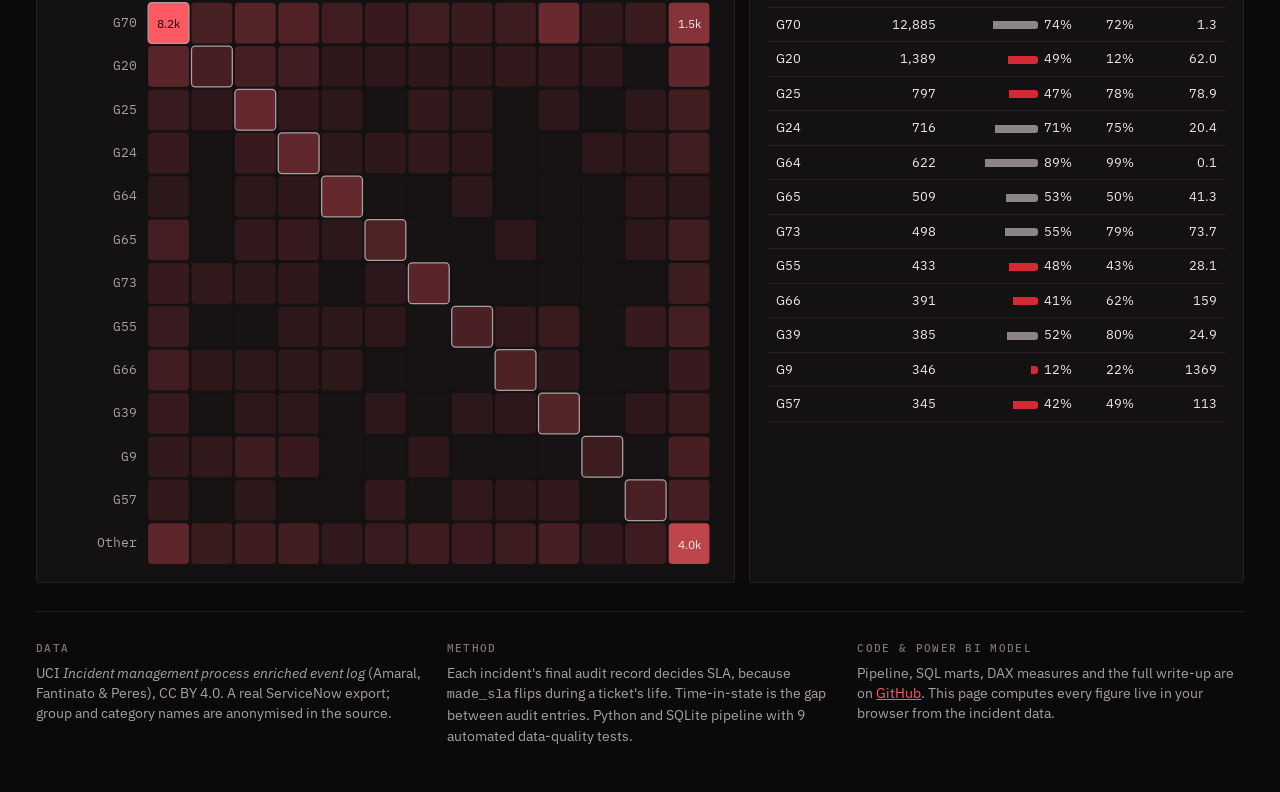
<file: dashboards/service-desk.html>
<!doctype html>
<html lang="en">
<head>
<meta charset="utf-8">
<meta name="viewport" content="width=device-width, initial-scale=1, viewport-fit=cover">
<title>Service Desk Performance · Hira Hasan</title>
<meta name="description" content="Interactive dashboard on a real ServiceNow incident log: 24,918 incidents. Why a third of tickets miss SLA, and what to change.">
<link rel="preconnect" href="https://fonts.googleapis.com">
<link rel="stylesheet" href="https://fonts.googleapis.com/css2?family=Fraunces:opsz,wght@9..144,300;9..144,400;9..144,500&family=IBM+Plex+Sans:wght@400;500;600&family=IBM+Plex+Mono:wght@400;500&display=swap">
<link rel="stylesheet" href="dash.css">
</head>
<body>
<div class="top"><div class="wrap">
  <a class="crumb" href="../index.html#projects">← Hira Hasan · Portfolio</a>
  <nav aria-label="Dashboards"><a href="service-desk.html" aria-current="page">ServiceNow service desk</a><a href="p2p-controls.html">SAP procure-to-pay</a><a href="https://github.com/harleysdata/portfolio/tree/main/01-servicenow-service-desk-analytics">Code</a></nav>
</div></div>

<main class="wrap">
  <header class="title">
    <p class="eyebrow">Project I · Live dashboard · ServiceNow</p>
    <h1>Why a third of tickets miss SLA</h1>
    <p class="sub">A real ServiceNow incident audit log: <b>141,712 events</b> rolled up to <b>24,918 incidents</b>, opened mainly March–May 2016. Follow the story on the left, or use the filters and click any bar, cell or row to cross-filter the whole page.</p>
  </header>

  <section class="story" id="story" aria-label="Guided story">
    <ol class="chapters"></ol>
    <div class="narrative">
      <div class="body" aria-live="polite"></div>
      <div class="story-nav"><button type="button" data-prev>← Previous</button><button type="button" data-next>Next →</button></div>
    </div>
  </section>

  <div class="filters" role="group" aria-label="Filters">
    <label>Priority<select id="fPri"><option value="-1">All priorities</option></select></label>
    <label>Category<select id="fCat"><option value="-1">All categories</option></select></label>
    <label>First assigned to<select id="fFg"><option value="-1">All groups</option></select></label>
    <div class="chips" id="chips"></div>
  </div>

  <section class="kpis" id="kpis" aria-label="Key figures"></section>

  <section class="grid">
    <article class="panel s7" id="pBand">
      <div class="ph"><div><h3>SLA met, by times reassigned</h3><p>Click a bar to filter to that band</p></div></div>
      <div class="chart" id="cBand"></div>
      <details class="data"><summary>Data table</summary><div id="tBand"></div></details>
    </article>
    <article class="panel s5" id="pState">
      <div class="ph"><div><h3>Where open time goes</h3><p>Share of elapsed hours spent in each state</p></div></div>
      <div class="chart" id="cState"></div>
      <p class="note">Calendar hours. The log doesn't say whether the SLA clock pauses while waiting.</p>
    </article>
    <article class="panel s6" id="pTtr">
      <div class="ph"><div><h3>How long tickets take to resolve</h3><p>Tickets by time from open to resolved · bar colour shows SLA met in that bucket</p></div></div>
      <div class="chart" id="cTtr"></div>
      <div class="legend"><span><i style="background:#8d8487"></i>Most met SLA (≥ 50%)</span><span><i style="background:#d42a35"></i>Most missed SLA</span></div>
    </article>
    <article class="panel s6" id="pCat">
      <div class="ph"><div><h3>SLA met, by category</h3><p>Top 10 categories by volume · click to filter</p></div></div>
      <div class="chart" id="cCat"></div>
    </article>
    <article class="panel s7" id="pHeat">
      <div class="ph"><div><h3>Who receives the ticket vs. who resolves it</h3><p>Rows: first group. Columns: resolving group. Outlined cells = resolved by the first group. Click a row to filter.</p></div></div>
      <div class="chart scroll" id="cHeat"></div>
    </article>
    <article class="panel s5" id="pTable">
      <div class="ph"><div><h3>Group scorecard</h3><p>Kept = resolved by the group that received it · sort by any column · click a row to filter</p></div></div>
      <div id="cTable"></div>
    </article>
  </section>

  <section class="method">
    <div><h4>Data</h4><p>UCI <i>Incident management process enriched event log</i> (Amaral, Fantinato &amp; Peres), CC BY 4.0. A real ServiceNow export; group and category names are anonymised in the source.</p></div>
    <div><h4>Method</h4><p>Each incident's final audit record decides SLA, because <code>made_sla</code> flips during a ticket's life. Time-in-state is the gap between audit entries. Python and SQLite pipeline with 9 automated data-quality tests.</p></div>
    <div><h4>Code &amp; Power BI model</h4><p>Pipeline, SQL marts, DAX measures and the full write-up are on <a href="https://github.com/harleysdata/portfolio/tree/main/01-servicenow-service-desk-analytics">GitHub</a>. This page computes every figure live in your browser from the incident data.</p></div>
  </section>
</main>

<script src="dash.js"></script>
<script>
(function () {
  "use strict";
  var D, N, F = { pri: -1, cat: -1, fg: -1, band: -1 };
  var BANDS = ["0", "1", "2", "3–4", "5+"];
  function bandOf(r) { return r === 0 ? 0 : r === 1 ? 1 : r === 2 ? 2 : r <= 4 ? 3 : 4; }
  var TTRB = [[0, 1, "< 1 h"], [1, 4, "1–4 h"], [4, 24, "4–24 h"], [24, 72, "1–3 d"], [72, 168, "3–7 d"], [168, 336, "1–2 wk"], [336, 672, "2–4 wk"], [672, 1e9, "4 wk +"]];
  var $ = function (id) { return document.getElementById(id); };
  var fmt = Dash.fmt, C = Dash.C;

  fetch("data/service_desk.json").then(function (r) { return r.json(); }).then(function (d) {
    D = d; N = d.sla.length; D.band = d.reas.map(bandOf);
    var L = d.lookups;
    L.priority.forEach(function (p, i) { $("fPri").add(new Option(p, i)); });
    L.category.forEach(function (p, i) { $("fCat").add(new Option(p, i)); });
    L.group.forEach(function (p, i) { $("fFg").add(new Option(p, i)); });
    ["fPri", "fCat", "fFg"].forEach(function (id) {
      $(id).addEventListener("change", function () {
        F[{ fPri: "pri", fCat: "cat", fFg: "fg" }[id]] = +this.value; render();
      });
    });
    Dash.story($("story"), CHAPTERS);
    Dash.onResize(function () { render(); });
  });

  function set(o) { F = Object.assign({ pri: -1, cat: -1, fg: -1, band: -1 }, o || {}); render(); }

  // filter, optionally ignoring one dimension (so the chart that sets a filter still shows its siblings)
  function idx(ignore) {
    var out = [];
    for (var i = 0; i < N; i++) {
      if (F.pri >= 0 && D.pri[i] !== F.pri) continue;
      if (ignore !== "cat" && F.cat >= 0 && D.cat[i] !== F.cat) continue;
      if (ignore !== "fg" && F.fg >= 0 && D.fg[i] !== F.fg) continue;
      if (ignore !== "band" && F.band >= 0 && D.band[i] !== F.band) continue;
      out.push(i);
    }
    return out;
  }
  function sla(ix) { var s = 0; ix.forEach(function (i) { s += D.sla[i]; }); return ix.length ? s / ix.length : null; }

  function render() {
    Dash.hideTip();
    $("fPri").value = F.pri; $("fCat").value = F.cat; $("fFg").value = F.fg;
    var ix = idx();
    kpis(ix); chips(); bandChart(); stateChart(ix); ttrChart(ix); catChart(); heatChart(); scoreTable();
  }

  function kpis(ix) {
    var all = 0.6342, s = sla(ix), ttr = [], re = 0, wait = 0, open = 0;
    ix.forEach(function (i) {
      if (D.ttr[i] != null) ttr.push(D.ttr[i]);
      if (D.reas[i] > 0) re++;
      for (var k = 0; k < D.hrs.length; k++) open += D.hrs[k][i];
      wait += D.hrs[2][i];
    });
    var med = Dash.median(ttr), filtered = ix.length !== N;
    function delta(v, base, betterHigh) {
      if (!filtered || v == null) return '<span class="d">All 24,918 incidents</span>';
      var d = (v - base) * 100, good = betterHigh ? d >= 0 : d <= 0;
      return '<span class="d ' + (Math.abs(d) < .5 ? "" : good ? "up" : "down") + '">' + (d >= 0 ? "+" : "") + d.toFixed(1) + " pts vs all</span>";
    }
    $("kpis").innerHTML = [
      ["Incidents", fmt.int(ix.length), filtered ? '<span class="d">' + fmt.pct(ix.length / N) + " of all</span>" : '<span class="d">Opened mainly Mar–May 2016</span>'],
      ["SLA met", s == null ? "–" : fmt.pct(s), delta(s, all, true)],
      ["Median time to resolve", fmt.hrs(med), '<span class="d">Overall median 22.1 h</span>'],
      ["Reassigned at least once", ix.length ? fmt.pct(re / ix.length) : "–", delta(ix.length ? re / ix.length : null, .4563, false)],
      ["Open time waiting on requester", open ? fmt.pct(wait / open, 0) : "–", '<span class="d">of elapsed open hours</span>']
    ].map(function (k) { return '<div class="kpi"><span class="k">' + k[0] + '</span><span class="v">' + k[1] + "</span>" + k[2] + "</div>"; }).join("");
  }

  function chips() {
    var L = D.lookups, c = [];
    if (F.pri >= 0) c.push(["pri", "Priority", L.priority[F.pri]]);
    if (F.cat >= 0) c.push(["cat", "Category", L.category[F.cat]]);
    if (F.fg >= 0) c.push(["fg", "First group", L.group[F.fg]]);
    if (F.band >= 0) c.push(["band", "Reassigned", BANDS[F.band]]);
    $("chips").innerHTML = c.map(function (x) { return '<button class="chip" data-k="' + x[0] + '" aria-label="Remove filter ' + x[1] + '"><b>' + x[1] + "</b> " + x[2] + " ✕</button>"; }).join("") +
      (c.length ? '<button class="reset" type="button" id="resetAll">Clear all</button>' : "");
    $("chips").querySelectorAll(".chip").forEach(function (b) {
      b.addEventListener("click", function () { F[b.dataset.k] = -1; render(); });
    });
    if (c.length) $("resetAll").addEventListener("click", function () { set(); });
  }

  function bandChart() {
    var ix = idx("band"), n = [0, 0, 0, 0, 0], s = [0, 0, 0, 0, 0];
    ix.forEach(function (i) { n[D.band[i]]++; s[D.band[i]] += D.sla[i]; });
    var data = BANDS.map(function (b, k) {
      var v = n[k] >= 30 ? s[k] / n[k] : null;
      return { label: b, value: v, on: F.band === k, color: k === 0 ? C.base : C.accent,
        tip: "<b>Reassigned " + b + (b === "1" ? " time" : " times") + "</b><br>" + (v == null ? "Fewer than 30 tickets" : fmt.pct(v) + " met SLA") + "<br>" + fmt.int(n[k]) + " tickets" };
    });
    Dash.bars($("cBand"), data, { max: 1, format: function (v) { return fmt.pct(v, 0); }, tickFormat: function (v) { return Math.round(v * 100) + "%"; },
      label: "SLA met by times reassigned: " + data.map(function (d) { return d.label + " " + (d.value == null ? "n/a" : fmt.pct(d.value, 0)); }).join(", "),
      onClick: function (k) { F.band = F.band === k ? -1 : k; render(); } });
    $("tBand").innerHTML = '<table class="t"><thead><tr><th>Reassigned</th><th class="n">Tickets</th><th class="n">SLA met</th></tr></thead><tbody>' +
      data.map(function (d, k) { return "<tr><td>" + d.label + '</td><td class="n">' + fmt.int(n[k]) + '</td><td class="n">' + (d.value == null ? "–" : fmt.pct(d.value)) + "</td></tr>"; }).join("") + "</tbody></table>";
  }

  function stateChart(ix) {
    var S = D.lookups.states, h = S.map(function () { return 0; }), tot = 0;
    ix.forEach(function (i) { for (var k = 0; k < S.length; k++) { h[k] += D.hrs[k][i]; tot += D.hrs[k][i]; } });
    var data = S.map(function (s, k) { return { label: s, value: tot ? h[k] / tot : 0, color: s === "Awaiting User Info" ? C.accent : C.base,
      tip: "<b>" + s + "</b><br>" + fmt.pct(tot ? h[k] / tot : 0) + " of open hours<br>" + fmt.int(h[k]) + " hours" }; })
      .sort(function (a, b) { return b.value - a.value; });
    Dash.hbars($("cState"), data, { labelW: 150, rowH: 32, format: function (v) { return fmt.pct(v, 0); },
      label: "Share of open hours by state: " + data.map(function (d) { return d.label + " " + fmt.pct(d.value, 0); }).join(", ") });
  }

  function ttrChart(ix) {
    var n = TTRB.map(function () { return 0; }), m = n.slice();
    ix.forEach(function (i) { var t = D.ttr[i]; if (t == null) return; for (var k = 0; k < TTRB.length; k++) if (t >= TTRB[k][0] && t < TTRB[k][1]) { n[k]++; m[k] += D.sla[i]; break; } });
    Dash.bars($("cTtr"), TTRB.map(function (b, k) {
      var r = n[k] ? m[k] / n[k] : 0;
      return { label: b[2], value: n[k], color: r >= .5 ? C.base : C.accent, tip: "<b>Resolved in " + b[2] + "</b><br>" + fmt.int(n[k]) + " tickets<br>" + fmt.pct(r, 0) + " met SLA" };
    }), { height: 220, format: function (v) { return v >= 1000 ? (v / 1000).toFixed(1) + "k" : fmt.int(v); }, label: "Tickets by time to resolve" });
  }

  function catChart() {
    var ix = idx("cat"), L = D.lookups.category, n = L.map(function () { return 0; }), s = n.slice();
    ix.forEach(function (i) { n[D.cat[i]]++; s[D.cat[i]] += D.sla[i]; });
    var data = L.map(function (c, k) { return { k: k, label: c, value: n[k] ? s[k] / n[k] : 0, n: n[k] }; })
      .filter(function (d) { return d.label !== "Other" && d.n >= 30; })
      .sort(function (a, b) { return b.value - a.value; })
      .map(function (d) { return { k: d.k, label: d.label, value: d.value, on: F.cat === d.k, color: d.value < .5 ? C.accent : C.base,
        tip: "<b>" + d.label + "</b><br>" + fmt.pct(d.value, 0) + " met SLA<br>" + fmt.int(d.n) + " tickets" }; });
    Dash.hbars($("cCat"), data, { labelW: 120, rowH: 24, max: 1, format: function (v) { return fmt.pct(v, 0); },
      label: "SLA met by category", onClick: function (i) { var k = data[i].k; F.cat = F.cat === k ? -1 : k; render(); } });
  }

  function heatChart() {
    var ix = idx("fg"), G = D.lookups.group, z = G.map(function () { return G.map(function () { return 0; }); });
    ix.forEach(function (i) { if (D.rg[i] >= 0) z[D.fg[i]][D.rg[i]]++; });
    var short = G.map(function (g) { return g.replace("Group ", "G"); });
    Dash.heat($("cHeat"), short, short, z, {
      diag: function (i, j) { return i === j && i < G.length - 1; },
      tip: function (i, j, v) { var row = z[i].reduce(function (a, b) { return a + b; }, 0); return "<b>" + G[i] + " → " + G[j] + "</b><br>" + fmt.int(v) + " tickets" + (row ? " (" + fmt.pct(v / row, 0) + " of " + G[i] + "'s)" : ""); },
      onRow: function (i) { F.fg = F.fg === i ? -1 : i; render(); },
      label: "Heatmap of first assignment group against resolving group"
    });
  }

  function scoreTable() {
    var ix = idx("fg"), G = D.lookups.group, rows = G.map(function (g, k) { return { k: k, group: g, n: 0, known: 0, sla: 0, ftr: 0, re: 0, ttr: [] }; });
    ix.forEach(function (i) { var r = rows[D.fg[i]]; r.n++; r.sla += D.sla[i]; if (D.rg[i] >= 0) { r.known++; r.ftr += D.fg[i] === D.rg[i] ? 1 : 0; } r.re += D.reas[i]; if (D.ttr[i] != null) r.ttr.push(D.ttr[i]); });
    rows = rows.filter(function (r) { return r.n >= 20 && r.group !== "Other"; }).map(function (r) {
      return { k: r.k, group: r.group, n: r.n, sla: r.sla / r.n, ftr: r.known ? r.ftr / r.known : 0, re: r.re / r.n, ttr: Dash.median(r.ttr) || 0 };
    });
    Dash.table($("cTable"), [
      { key: "group", label: "Group", fmt: function (v) { return v.replace("Group ", "G"); } },
      { key: "n", label: "Recv'd", num: 1, fmt: fmt.int },
      { key: "sla", label: "SLA met", num: 1, fmt: function (v) { return fmt.pct(v, 0); }, bar: { max: 1, hi: function (r) { return r.sla < .5; } } },
      { key: "ftr", label: "Kept", num: 1, fmt: function (v) { return fmt.pct(v, 0); } },
      { key: "ttr", label: "Med. h", num: 1, fmt: function (v) { return v >= 100 ? Math.round(v) : v.toFixed(1); } }
    ], rows, { sortKey: "n", onRow: function (r) { F.fg = F.fg === r.k ? -1 : r.k; render(); }, isOn: function (r) { return r.k === F.fg; } });
  }

  var G70 = function () { return D.lookups.group.indexOf("Group 70"); };
  var CHAPTERS = [
    { title: "The headline", focus: ["kpis"], apply: function () { set(); },
      body: "<p>This desk met its SLA on <b>63% of 24,918 incidents</b>. Median time to resolve is 22 hours, but the slowest 10% take more than <b>380 hours</b>. Nearly half of all tickets were passed to another team at least once.</p><p class='so'>Question: where are the other 37% being lost, and what in ServiceNow can change?</p>" },
    { title: "Every handoff costs SLA", focus: ["pBand"], apply: function () { set({ pri: 2 }); },
      body: "<p>SLA falls from <b>80% to 14%</b> as tickets are reassigned. This view is filtered to <b>Moderate priority</b> (94% of tickets), so priority mix can't explain the drop. Two-thirds of all breaches involved a reassignment.</p><p class='so'>The biggest lever is getting the ticket to the right team the first time.</p>" },
    { title: "Where tickets bounce", focus: ["pHeat", "pTable"], apply: function () { set(); },
      body: "<p><b>Group 70</b> is the front line: it receives over half of all tickets and resolves most of them itself. The busiest loop is <b>Group 70 ↔ Group 20</b>, in both directions. Group 20 resolves only about 12% of the tickets it receives first. Click a row in the heatmap or scorecard to follow a group.</p><p class='so'>I wrote 11 assignment rules on the first 60% of the year and tested them on the rest: first-touch accuracy went from <b>51% to 82%</b> on the tickets they cover (138 fixed, 3 broken).</p>" },
    { title: "Critical tickets can't win", focus: ["pBand", "kpis"], apply: function () { set({ pri: 0 }); },
      body: "<p>Filtered to <b>Critical</b>: only <b>1.9%</b> meet SLA, and even tickets that were <b>never reassigned</b> almost all miss. When a target is missed 98% of the time, the problem is the target or the priority mapping, not the team.</p><p class='so'>Audit the P1/P2 SLA definitions before using SLA as a team KPI. Tickets with a confirmed priority meet SLA 67% of the time, against 51% unconfirmed.</p>" },
    { title: "Waiting on the requester", focus: ["pState"], apply: function () { set(); },
      body: "<p><b>30% of all open hours</b> are spent in <i>Awaiting User Info</i>. 5,464 incidents went there, with a median wait of <b>96 hours</b>. Whether or not the SLA clock pauses, the person who needs help waits the whole time.</p><p class='so'>Collect the right information at intake, with required fields by category. This is the starting point for my onboarding product case.</p>" },
    { title: "What I'd change", focus: [], apply: function () { set(); },
      body: "<p><b>1.</b> Deploy the 11 tested assignment rules and measure first-touch resolution for 8 weeks. <b>2.</b> Review the P1/P2 SLA definitions and require priority confirmation at triage. <b>3.</b> Add required intake fields per category in the service portal. <b>4.</b> Send a weekly bounce-back report to Groups 20 and 70.</p><p class='so'>Explore the filters yourself. Every number on this page is computed live from the incident data.</p>" }
  ];
})();
</script>
</body>
</html>
</file>
<file: dashboards/dash.css>
/* Shared styles for the live dashboards. Same tokens as the main site. */
:root{
  --night:#0b0a0b; --panel:#141113; --panel-2:#1b1719; --veil:#2b1d1f; --line:#3a2a2d;
  --bone:#efe7e4; --ash:#a8a0a0; --mute:#7d7476;
  --accent:#d42a35; --accent-2:#ff5a63; --base:#8d8487;
  --amber:#e0a33a; --good:#6fae8c;
  --display:"Fraunces", Georgia, serif; --body:"IBM Plex Sans", "Segoe UI", system-ui, sans-serif;
  --mono:"IBM Plex Mono", ui-monospace, Menlo, monospace;
  color-scheme:dark;
}
*{box-sizing:border-box}
html,body{margin:0;background:var(--night);color:var(--bone);font-family:var(--body);font-size:15px;line-height:1.5;-webkit-font-smoothing:antialiased}
a{color:inherit}
button,select{font:inherit;color:inherit}
:focus-visible{outline:2px solid var(--accent-2);outline-offset:2px}
.wrap{max-width:1240px;margin:0 auto;padding:0 max(16px,env(safe-area-inset-left,0px))}

/* Header */
.top{border-bottom:1px solid var(--veil);background:var(--night);position:sticky;top:0;z-index:6}
.top .wrap{display:flex;justify-content:space-between;align-items:center;gap:12px;padding-block:12px;flex-wrap:wrap}
.crumb{font-family:var(--mono);font-size:12.5px;color:var(--ash);text-decoration:none}
.crumb:hover{color:var(--bone)}
.top nav{display:flex;gap:16px;font-size:13px;flex-wrap:wrap}
.top nav a{color:var(--ash);text-decoration:none}
.top nav a[aria-current]{color:var(--bone);border-bottom:1px solid var(--accent)}
header.title{padding:36px 0 20px}
.eyebrow{font-family:var(--mono);font-size:11.5px;letter-spacing:.14em;text-transform:uppercase;color:var(--accent-2)}
h1{font-family:var(--display);font-weight:400;font-size:clamp(30px,4.2vw,46px);line-height:1.08;margin:8px 0 10px;letter-spacing:-.01em;text-wrap:balance}
.sub{color:var(--ash);max-width:62em;margin:0}
.sub b{color:var(--bone);font-weight:500}

/* Story */
.story>*{min-width:0}
.story{display:grid;grid-template-columns:minmax(0,260px) minmax(0,1fr);gap:0;border:1px solid var(--veil);border-radius:3px;background:var(--panel);margin:18px 0 22px}
.chapters{list-style:none;margin:0;padding:8px;border-right:1px solid var(--veil);display:flex;flex-direction:column;gap:2px}
.chapters button{all:unset;display:flex;gap:10px;align-items:baseline;padding:9px 10px;border-radius:2px;cursor:pointer;font-size:14px;color:var(--ash);width:100%;box-sizing:border-box}
.chapters button span{font-family:var(--mono);font-size:11px;color:var(--mute)}
.chapters button:hover{background:var(--panel-2);color:var(--bone)}
.chapters button[aria-current="step"]{background:var(--veil);color:var(--bone)}
.chapters button[aria-current="step"] span{color:var(--accent-2)}
.chapters button:focus-visible{outline:2px solid var(--accent-2)}
.narrative{padding:18px 22px;display:flex;flex-direction:column;gap:8px;min-height:132px}
.narrative h2{font-family:var(--display);font-weight:500;font-size:22px;margin:0;line-height:1.2}
.narrative p{margin:0;color:var(--ash);max-width:60em}
.narrative p b{color:var(--bone);font-weight:500}
.narrative .so{color:var(--bone);border-left:2px solid var(--accent);padding-left:10px}
.story-nav{display:flex;gap:8px;margin-top:auto;padding-top:6px}
.story-nav button{background:none;border:1px solid var(--line);border-radius:2px;padding:5px 12px;cursor:pointer;font-size:13px;color:var(--ash)}
.story-nav button:hover{color:var(--bone);border-color:var(--ash)}

/* Filters */
.filters{display:flex;flex-wrap:wrap;gap:10px 16px;align-items:end;padding:14px 0;border-top:1px solid var(--veil);border-bottom:1px solid var(--veil);position:sticky;top:49px;z-index:5;background:var(--night)}
.filters label{display:flex;flex-direction:column;gap:4px;font-family:var(--mono);font-size:10.5px;letter-spacing:.1em;text-transform:uppercase;color:var(--mute)}
.filters select{background:var(--panel);border:1px solid var(--line);border-radius:2px;padding:6px 28px 6px 9px;font-size:13.5px;font-family:var(--body);letter-spacing:0;text-transform:none;color:var(--bone);appearance:none;-webkit-appearance:none;
  background-image:linear-gradient(45deg,transparent 50%,var(--ash) 50%),linear-gradient(135deg,var(--ash) 50%,transparent 50%);background-position:calc(100% - 13px) 55%,calc(100% - 8px) 55%;background-size:5px 5px;background-repeat:no-repeat;max-width:220px}
.chips{display:flex;gap:6px;flex-wrap:wrap;align-items:center;margin-left:auto}
.chip{display:inline-flex;gap:6px;align-items:center;font-size:12.5px;padding:4px 8px;border:1px solid var(--line);border-radius:2px;background:var(--panel);cursor:pointer;color:var(--bone)}
.chip:hover{border-color:var(--accent-2)}
.chip b{font-weight:400;color:var(--ash)}
.reset{background:none;border:0;color:var(--accent-2);font-size:13px;cursor:pointer;padding:4px}

/* KPIs */
.kpis{display:grid;grid-template-columns:repeat(5,minmax(0,1fr));gap:12px;margin:20px 0}
.kpi{background:var(--panel);border:1px solid var(--veil);border-radius:3px;padding:14px 16px;display:flex;flex-direction:column;gap:2px;min-width:0;transition:border-color .3s}
.kpi .k{font-family:var(--mono);font-size:10.5px;letter-spacing:.1em;text-transform:uppercase;color:var(--mute)}
.kpi .v{font-family:var(--display);font-size:30px;font-weight:400;font-variant-numeric:tabular-nums;line-height:1.15}
.kpi .d{font-size:12.5px;color:var(--ash)}
.kpi .d.up{color:var(--good)} .kpi .d.down{color:var(--accent-2)}

/* Grid of panels */
.grid{display:grid;grid-template-columns:repeat(12,minmax(0,1fr));gap:14px;margin-bottom:28px}
.panel{grid-column:span 6;background:var(--panel);border:1px solid var(--veil);border-radius:3px;padding:16px 18px 12px;display:flex;flex-direction:column;gap:8px;min-width:0;transition:border-color .35s, box-shadow .35s}
.panel.s4{grid-column:span 4}.panel.s8{grid-column:span 8}.panel.s12{grid-column:span 12}.panel.s5{grid-column:span 5}.panel.s7{grid-column:span 7}
.panel.focus{border-color:var(--accent);box-shadow:0 0 0 1px var(--accent)}
.panel.dim{opacity:.55}
.ph{display:flex;justify-content:space-between;align-items:flex-start;gap:10px;flex-wrap:wrap}
.ph h3{font-size:14.5px;font-weight:500;margin:0}
.ph p{margin:2px 0 0;font-size:12.5px;color:var(--mute)}
.seg{display:flex;border:1px solid var(--line);border-radius:2px;overflow:hidden;flex-shrink:0}
.seg button{background:none;border:0;padding:4px 9px;font-size:12px;color:var(--ash);cursor:pointer}
.seg button+button{border-left:1px solid var(--line)}
.seg button[aria-pressed="true"]{background:var(--veil);color:var(--bone)}
.chart{position:relative;width:100%}
.chart svg{display:block;width:100%;height:auto;overflow:visible}
.note{font-size:12px;color:var(--mute);margin:0}
details.data{font-size:12.5px;color:var(--ash)}
details.data summary{cursor:pointer;color:var(--mute);font-family:var(--mono);font-size:11px;letter-spacing:.06em;text-transform:uppercase}
details.data table{margin-top:8px}

/* SVG text */
.ax text{fill:var(--mute);font-family:var(--mono);font-size:10.5px}
.ax line,.ax path{stroke:var(--line)}
.grid-line{stroke:var(--veil)}
.vlab{fill:var(--bone);font-size:11.5px;font-variant-numeric:tabular-nums;font-family:var(--body)}
.vlab.m{fill:var(--ash)}
.clab{fill:var(--bone);font-size:12.5px;font-family:var(--body)}
.mark{cursor:pointer;transition:opacity .2s}
.mark:hover{filter:brightness(1.3)}
.sel-dim .mark:not(.on){opacity:.3}

/* Tables */
table.t{width:100%;border-collapse:collapse;font-size:13px;font-variant-numeric:tabular-nums}
table.t th,table.t td{padding:7px 8px;border-bottom:1px solid var(--veil);text-align:left;white-space:nowrap}
table.t th{font-family:var(--mono);font-size:10.5px;letter-spacing:.08em;text-transform:uppercase;color:var(--mute);font-weight:500;cursor:pointer;user-select:none}
table.t th[aria-sort]::after{content:" ↓";color:var(--accent-2)}
table.t th[aria-sort="ascending"]::after{content:" ↑"}
table.t td.n,table.t th.n{text-align:right}
table.t tbody tr{cursor:pointer}
table.t tbody tr:hover td{background:var(--panel-2)}
table.t tbody tr.on td{background:var(--veil)}
.mini{display:inline-block;height:8px;background:var(--base);border-radius:0 3px 3px 0;vertical-align:middle;margin-right:6px}
.mini.hi{background:var(--accent)}
.scroll{overflow-x:auto}
.tier{font-family:var(--mono);font-size:11px;padding:1px 6px;border-radius:2px;border:1px solid}
.tier.High{color:#ff6b73;border-color:#6b232a}.tier.Medium{color:var(--amber);border-color:#5e431f}.tier.Low{color:var(--ash);border-color:var(--line)}

/* Tooltip */
.tip{position:fixed;z-index:30;pointer-events:none;background:var(--bone);color:#141113;font-size:12.5px;line-height:1.4;padding:7px 10px;border-radius:2px;box-shadow:0 8px 24px rgba(0,0,0,.45);opacity:0;transition:opacity .1s;max-width:280px}
.tip b{font-weight:600}

/* Legend */
.legend{display:flex;gap:14px;flex-wrap:wrap;font-size:12px;color:var(--ash)}
.legend i{display:inline-block;width:10px;height:10px;border-radius:2px;margin-right:5px;vertical-align:-1px}

/* Method footer */
.method{border-top:1px solid var(--veil);padding:28px 0 48px;display:grid;grid-template-columns:repeat(3,minmax(0,1fr));gap:24px;font-size:13.5px;color:var(--ash)}
.method h4{font-family:var(--mono);font-size:11px;letter-spacing:.12em;text-transform:uppercase;color:var(--mute);margin:0 0 6px;font-weight:500}
.method p{margin:0}
.method a{color:var(--accent-2)}

@media (max-width:980px){
  .panel,.panel.s4,.panel.s5,.panel.s7,.panel.s8{grid-column:span 12}
  .kpis{grid-template-columns:repeat(2,minmax(0,1fr))}
  .story{grid-template-columns:1fr}
  .chapters{border-right:0;border-bottom:1px solid var(--veil);flex-direction:row;overflow-x:auto}
  .chapters button{white-space:nowrap;width:auto}
  .method{grid-template-columns:1fr}
  .filters{position:static}
  .seg{flex-wrap:wrap}
  .ph{flex-direction:column}
}
@media (prefers-reduced-motion:reduce){*{transition:none!important;animation:none!important}}
</file>
